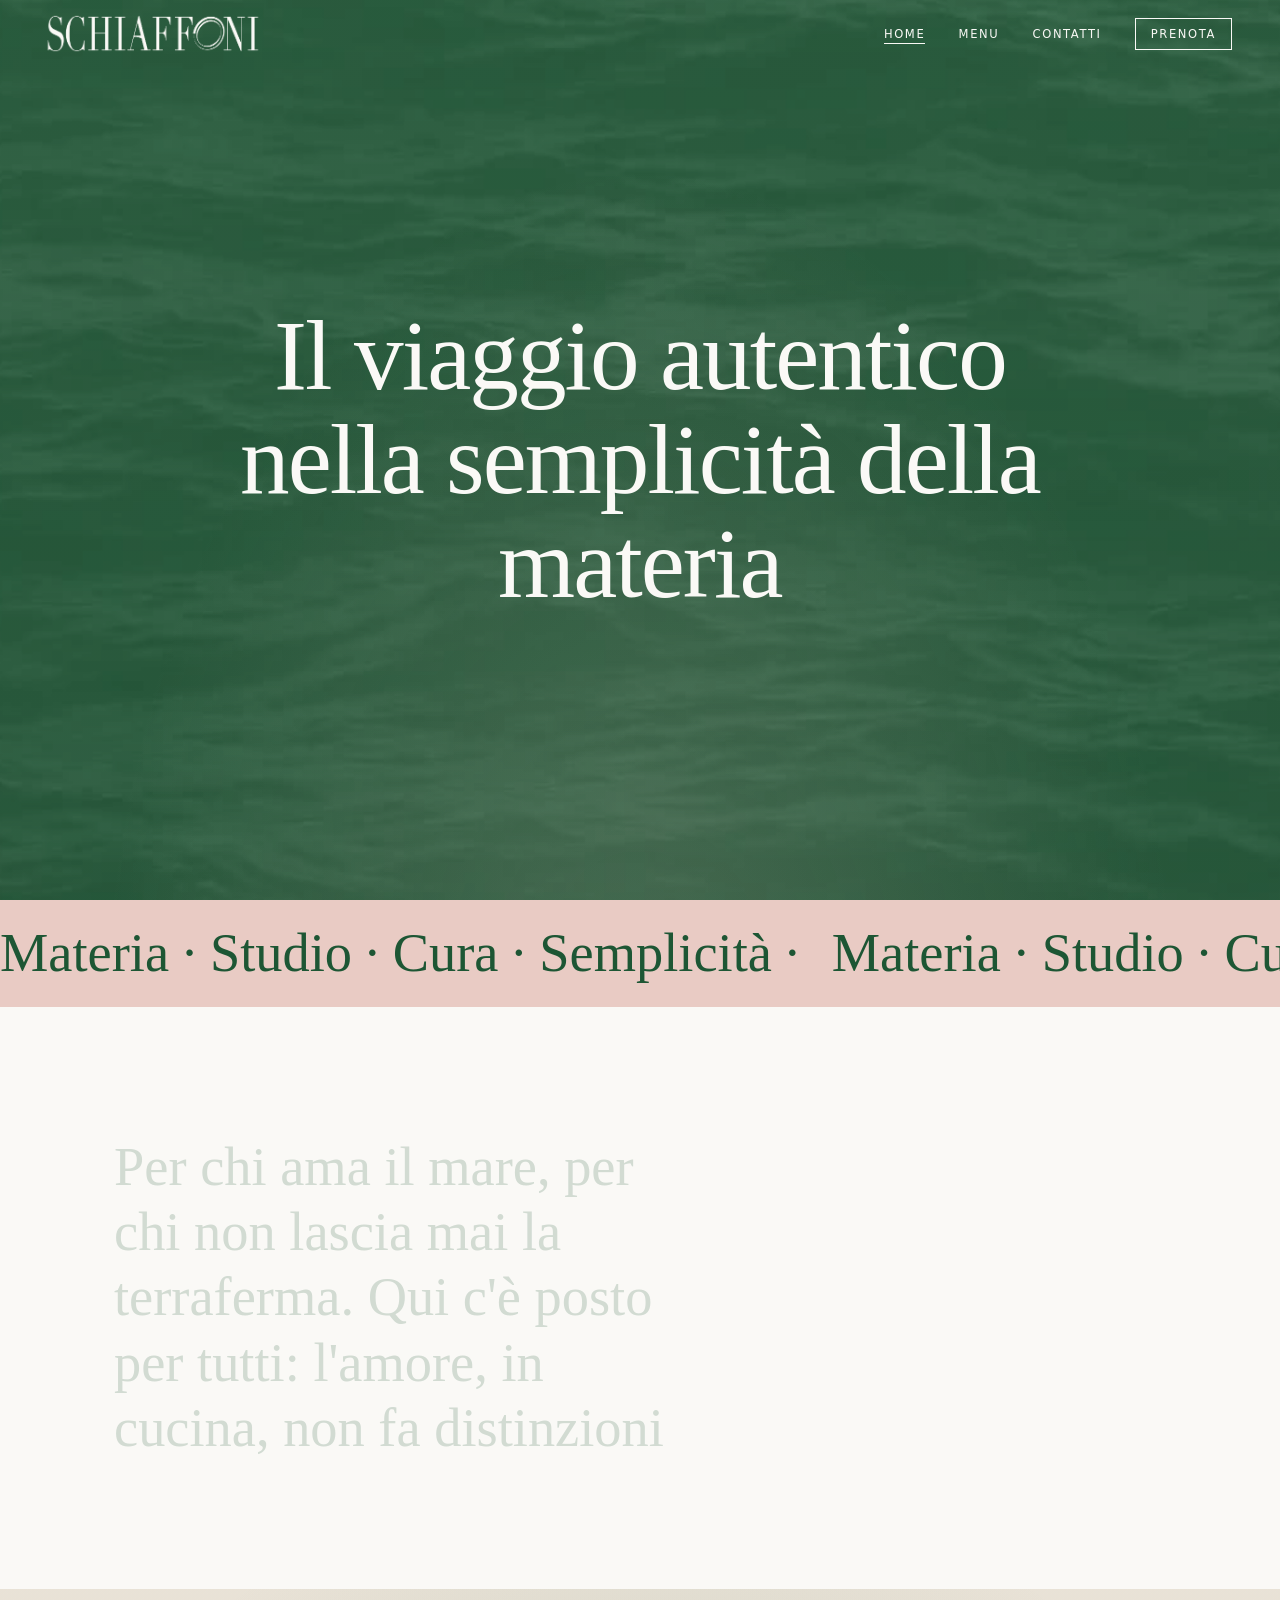
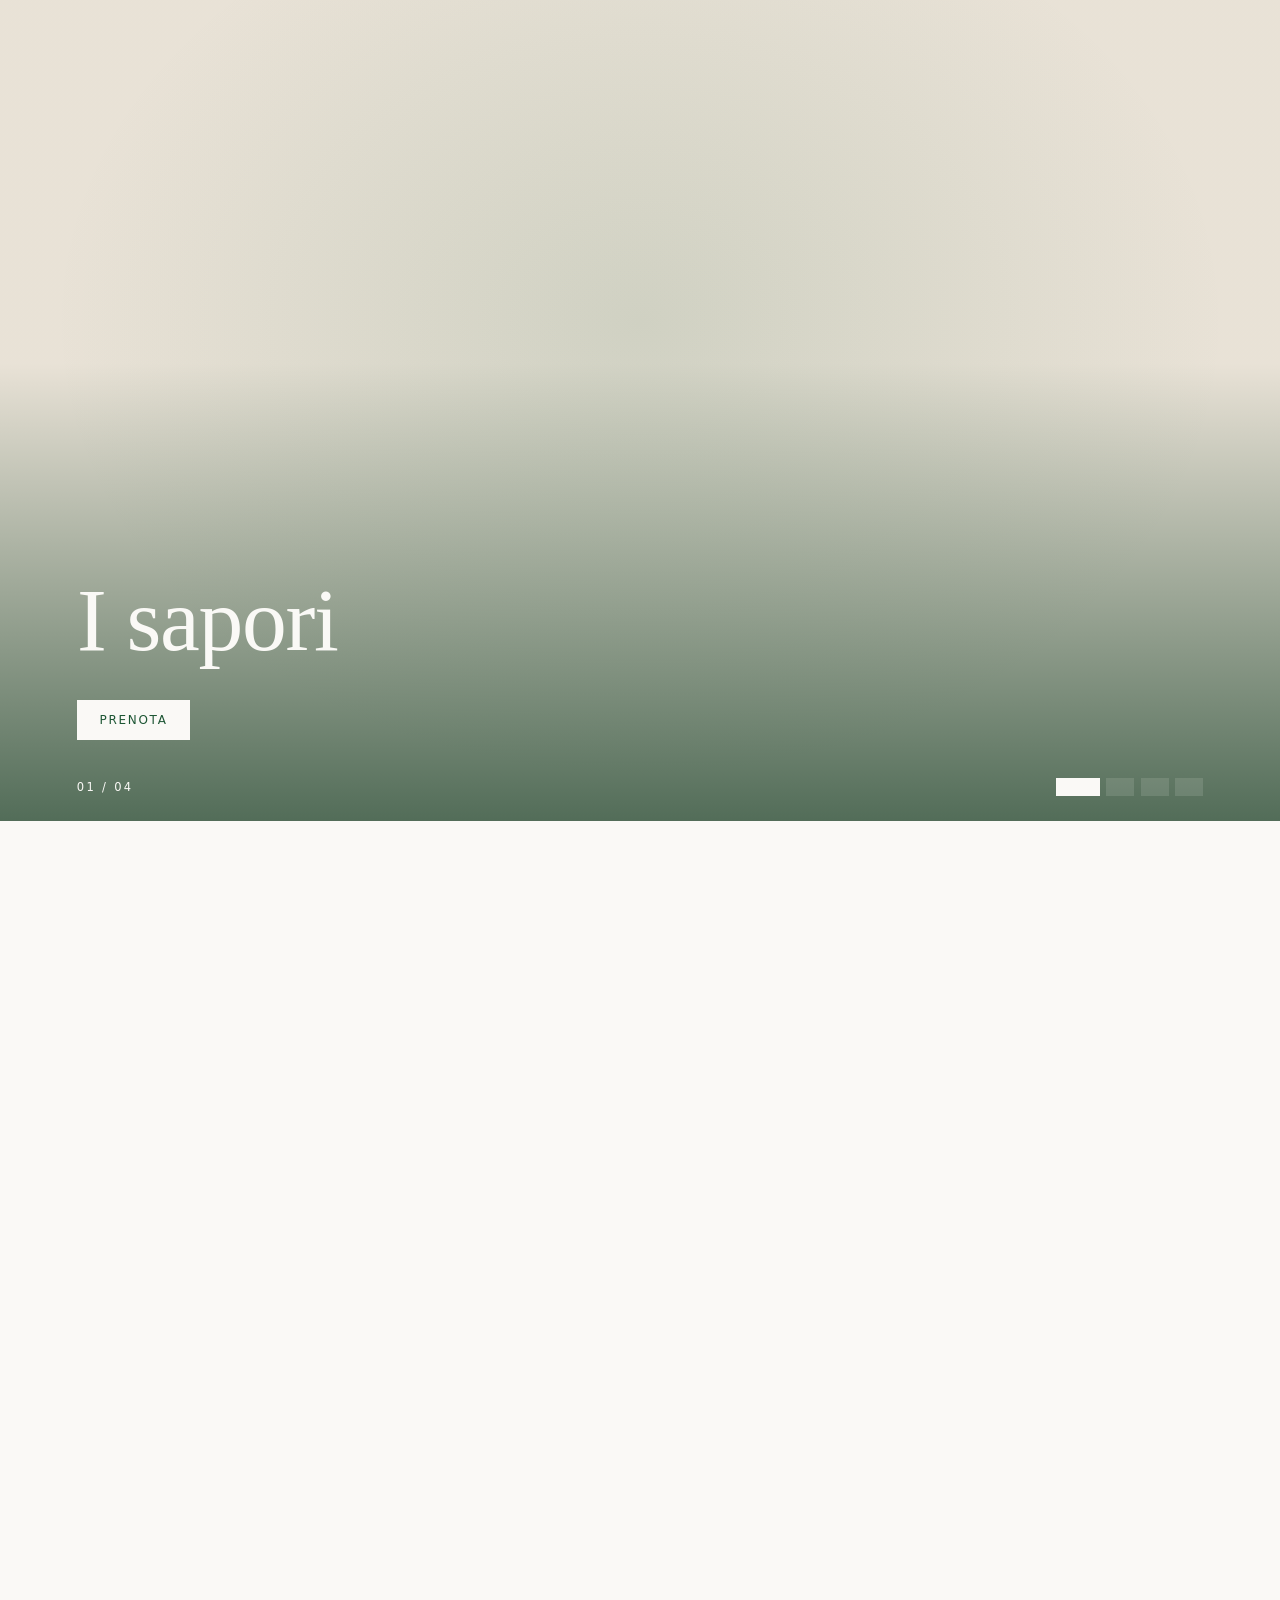
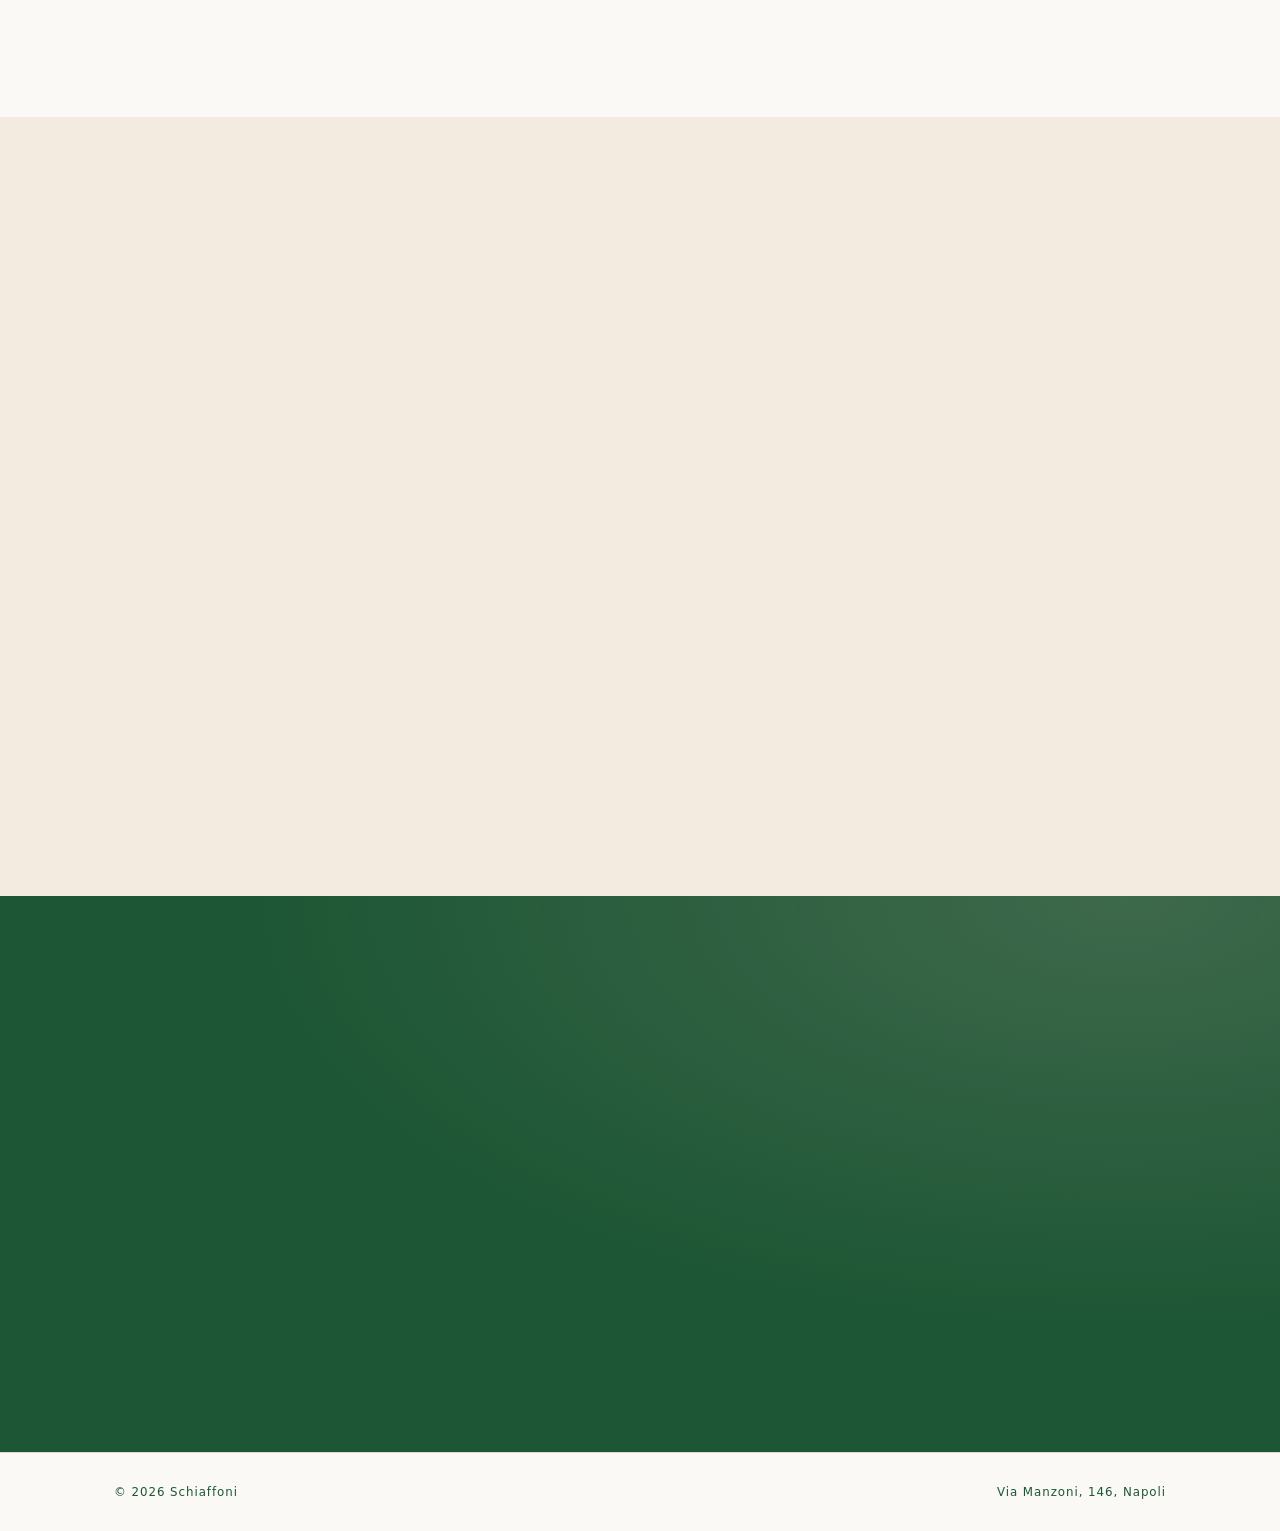
<file: index.html>
<!DOCTYPE html>
<html lang="it">
<head>
<meta charset="UTF-8">
<meta name="viewport" content="width=device-width, initial-scale=1">
<meta http-equiv="Content-Security-Policy" content="default-src 'none'; script-src 'self'; style-src 'self'; img-src 'self' data:; media-src 'self'; font-src 'self'; connect-src 'self'; base-uri 'none'; form-action 'none'">
<meta name="referrer" content="strict-origin-when-cross-origin">
<title>Schiaffoni</title>
<meta name="description" content="Schiaffoni: un nuovo modo di vivere il ristorante">
<link rel="icon" type="image/png" href="assets/icon.png">
<link rel="stylesheet" href="style.css">
<script src="foto.js" defer></script>
<script src="app.js" defer></script>
</head>
<body data-tone="light">
<header class="site-header">
  <a class="brand" href="index.html" aria-label="Schiaffoni, home"><img class="b-g" src="assets/logo.png" alt=""><img class="b-i" src="assets/logo-ivory.png" alt=""></a>
  <button class="nav-toggle" type="button" aria-expanded="false" aria-controls="main-nav" aria-label="Menu">☰</button>
</header>
<nav id="main-nav" aria-label="Principale">
  <a href="index.html" aria-current="page">Home</a>
  <a href="menu.html">Menu</a>
  <a href="contatti.html">Contatti</a>
  <a href="prenota.html" class="cta">Prenota</a>
</nav>
<main id="top">
<section class="hero" data-tone="dark">
<video autoplay muted loop playsinline poster="assets/video/poster.jpg"><source src="assets/video/hero-bg.mp4" type="video/mp4"></video>
<h1 data-split>Il viaggio autentico nella semplicità della materia</h1>
</section>
<section class="mq rs" data-tone="light" aria-hidden="true"><div class="mq-t"><span>Materia · Studio · Cura · Semplicità · </span><span>Materia · Studio · Cura · Semplicità · </span><span>Materia · Studio · Cura · Semplicità · </span><span>Materia · Studio · Cura · Semplicità · </span></div></section>
<section><div class="wrap">
<p class="st" data-words>Per chi ama il mare, per chi non lascia mai la terraferma.
Qui c'è posto per tutti: l'amore, in cucina, non fa distinzioni</p>
</div></section>
<section class="stack" data-tone="light" aria-label="Schiaffoni, in immagini"><div class="pin">
<article class="slide" data-slot="home-1"><div class="shot" data-label="Foto — la pasta"></div><div class="s-over"><h2 class="s-t">I sapori</h2><a class="btn ivb" href="prenota.html">Prenota</a></div></article>
<article class="slide" data-slot="home-2"><div class="shot" data-label="Foto — la sala"></div><div class="s-over"><h2 class="s-t">La ricerca</h2><a class="btn ivb" href="prenota.html">Prenota</a></div></article>
<article class="slide" data-slot="home-3"><div class="shot" data-label="Foto — la materia"></div><div class="s-over"><h2 class="s-t">Il gusto</h2><a class="btn ivb" href="prenota.html">Prenota</a></div></article>
<article class="slide" data-slot="home-4"><div class="shot" data-label="Foto — i dettagli"></div><div class="s-over"><h2 class="s-t">I dettagli</h2><a class="btn ivb" href="prenota.html">Prenota</a></div></article>
<div class="s-ctrl"><span class="s-count">01 / 04</span><span class="s-dots"><button type="button" aria-label="Foto 1"></button><button type="button" aria-label="Foto 2"></button><button type="button" aria-label="Foto 3"></button><button type="button" aria-label="Foto 4"></button></span></div></div></section>
<section class="idx"><div class="wrap rv">

<h2>Scopri Schiaffoni</h2>
<a class="row" href="menu.html"><span class="n">01</span><span class="t">Menu</span><span class="d">Una storia d'amore con la cucina, in cinque capitoli: la tradizione che si lascia reinventare</span><span class="arr">→</span></a>
<a class="row" href="prenota.html"><span class="n">02</span><span class="t">Prenota</span><span class="d">Compila il form per riservare il tuo tavolo</span><span class="arr">→</span></a>
<a class="row" href="contatti.html"><span class="n">03</span><span class="t">Contatti</span><span class="d">Dove siamo e come raggiungerci.</span><span class="arr">→</span></a>
</div></section>
<section class="dk ct" data-tone="dark"><div class="wrap split">
<div class="rv"><p class="eyebrow">Contatti</p><h2>Vieni a trovarci.</h2><p class="addr">Via Manzoni, 146, Napoli</p>
<a class="btn" href="https://www.google.com/maps/search/?api=1&amp;query=Via+Manzoni+146+Napoli" target="_blank" rel="noopener noreferrer">Indicazioni</a></div>
<ul class="contacts rv">
<li><span>Telefono</span><a href="tel:+390812136452">081 2136452</a></li>
<li><span>Email</span><a href="mailto:schiaffoninapoli@gmail.com">schiaffoninapoli@gmail.com</a></li>
</ul>
</div></section>
</main>
<footer><div class="wrap"><span>© 2026 Schiaffoni</span><span>Via Manzoni, 146, Napoli</span></div></footer>
</body>
</html>
</file>
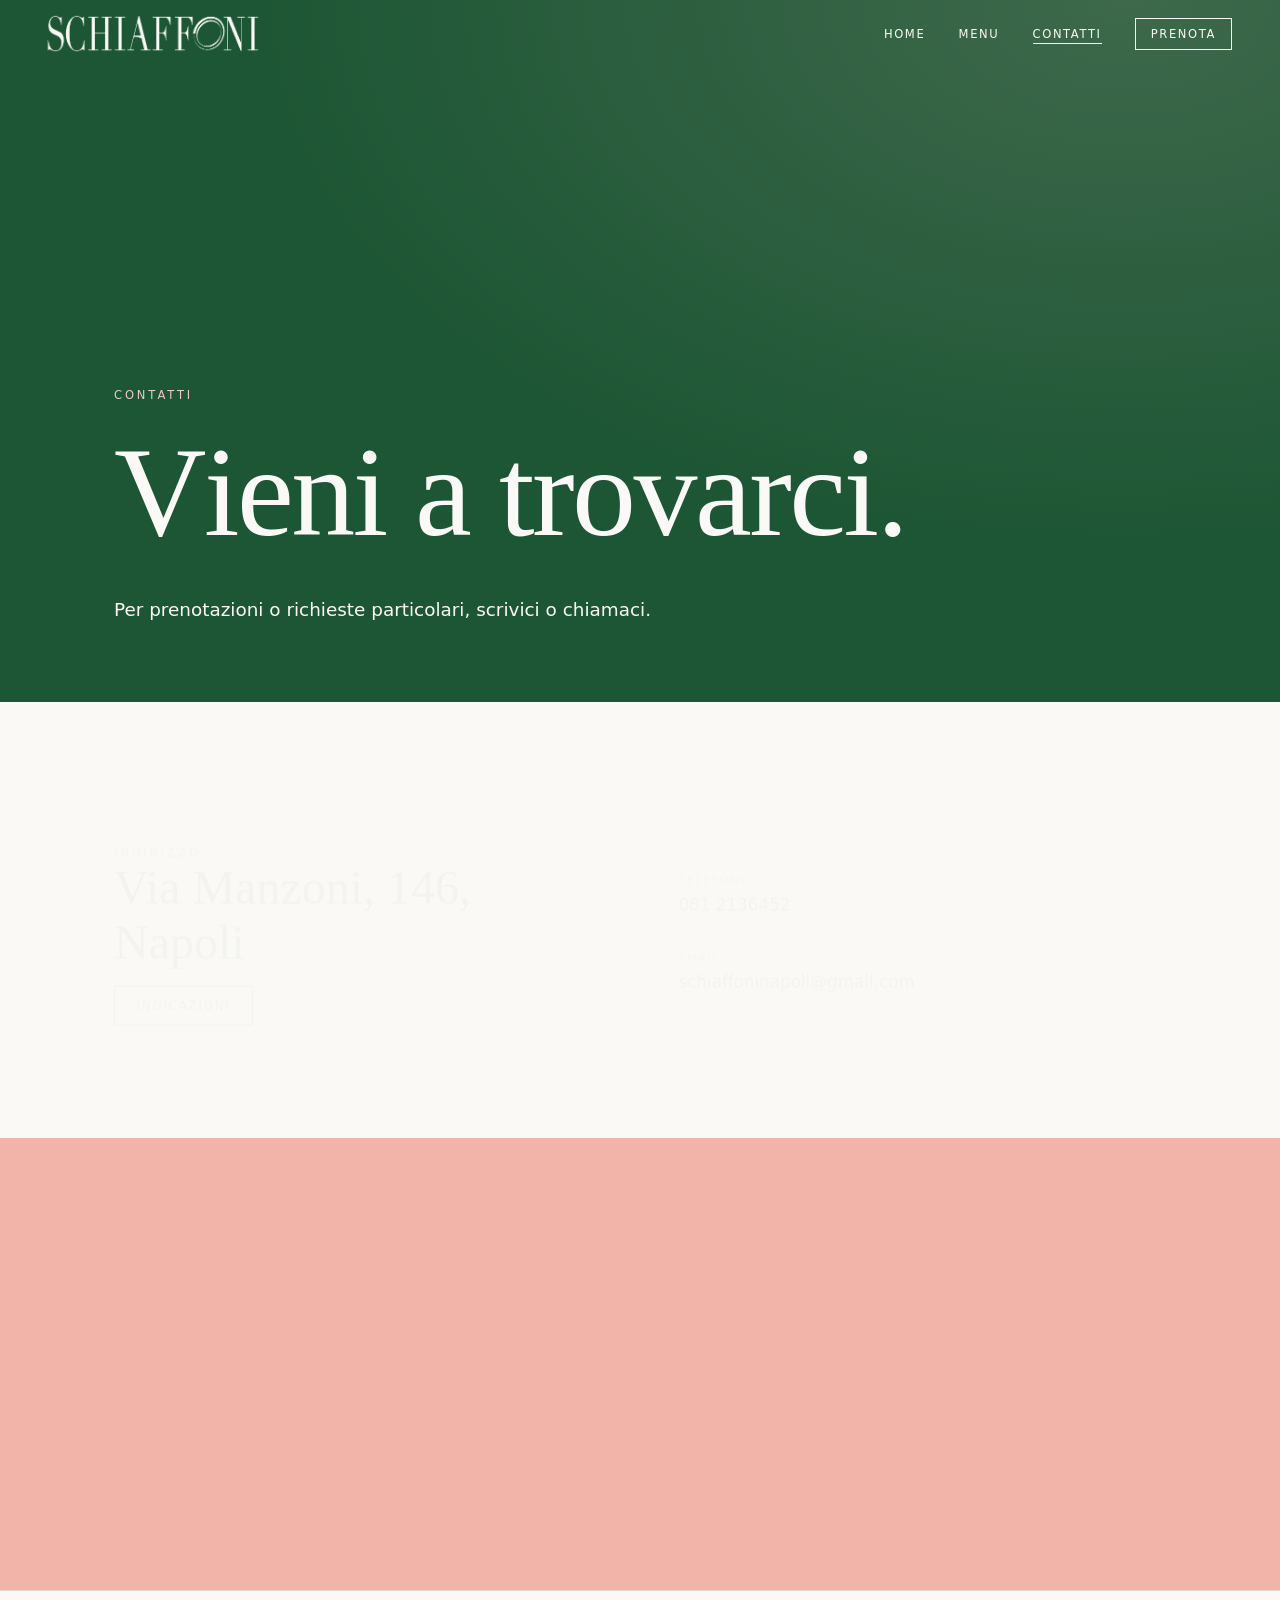
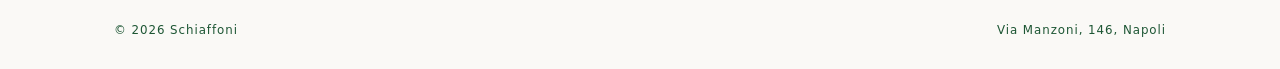
<file: contatti.html>
<!DOCTYPE html>
<html lang="it">
<head>
<meta charset="UTF-8">
<meta name="viewport" content="width=device-width, initial-scale=1">
<meta http-equiv="Content-Security-Policy" content="default-src 'none'; script-src 'self'; style-src 'self'; img-src 'self' data:; media-src 'self'; font-src 'self'; connect-src 'self'; base-uri 'none'; form-action 'none'">
<meta name="referrer" content="strict-origin-when-cross-origin">
<title>Contatti — Schiaffoni</title>
<meta name="description" content="Contatti e indirizzo di Schiaffoni, Napoli.">
<link rel="icon" type="image/png" href="assets/icon.png">
<link rel="stylesheet" href="style.css">
<script src="foto.js" defer></script>
<script src="app.js" defer></script>
</head>
<body data-tone="light">
<header class="site-header">
  <a class="brand" href="index.html" aria-label="Schiaffoni, home"><img class="b-g" src="assets/logo.png" alt=""><img class="b-i" src="assets/logo-ivory.png" alt=""></a>
  <button class="nav-toggle" type="button" aria-expanded="false" aria-controls="main-nav" aria-label="Menu">☰</button>
</header>
<nav id="main-nav" aria-label="Principale">
  <a href="index.html">Home</a>
  <a href="menu.html">Menu</a>
  <a href="contatti.html" aria-current="page">Contatti</a>
  <a href="prenota.html" class="cta">Prenota</a>
</nav>
<main id="top">
<section class="ph dk" data-tone="dark"><div class="wrap">
<p class="eyebrow">Contatti</p>
<h1 data-split>Vieni a trovarci.</h1>
<p class="lead">Per prenotazioni o richieste particolari, scrivici o chiamaci.</p>
</div></section>
<section><div class="wrap split">
<div class="rv"><p class="eyebrow">Indirizzo</p><p class="addr">Via Manzoni, 146, Napoli</p>
<a class="btn" href="https://www.google.com/maps/search/?api=1&amp;query=Via+Manzoni+146+Napoli" target="_blank" rel="noopener noreferrer">Indicazioni</a></div>
<ul class="contacts rv">
<li><span>Telefono</span><a href="tel:+390812136452">081 2136452</a></li>
<li><span>Email</span><a href="mailto:schiaffoninapoli@gmail.com">schiaffoninapoli@gmail.com</a></li>
</ul>
</div></section>
<section class="mcta rs2" data-tone="light"><div class="wrap rv"><p class="eyebrow">Prenota</p><h2>Un tavolo ti aspetta.</h2><a class="btn solid" href="prenota.html">Prenota un tavolo</a></div></section>
</main>
<footer><div class="wrap"><span>© 2026 Schiaffoni</span><span>Via Manzoni, 146, Napoli</span></div></footer>
</body>
</html>
</file>
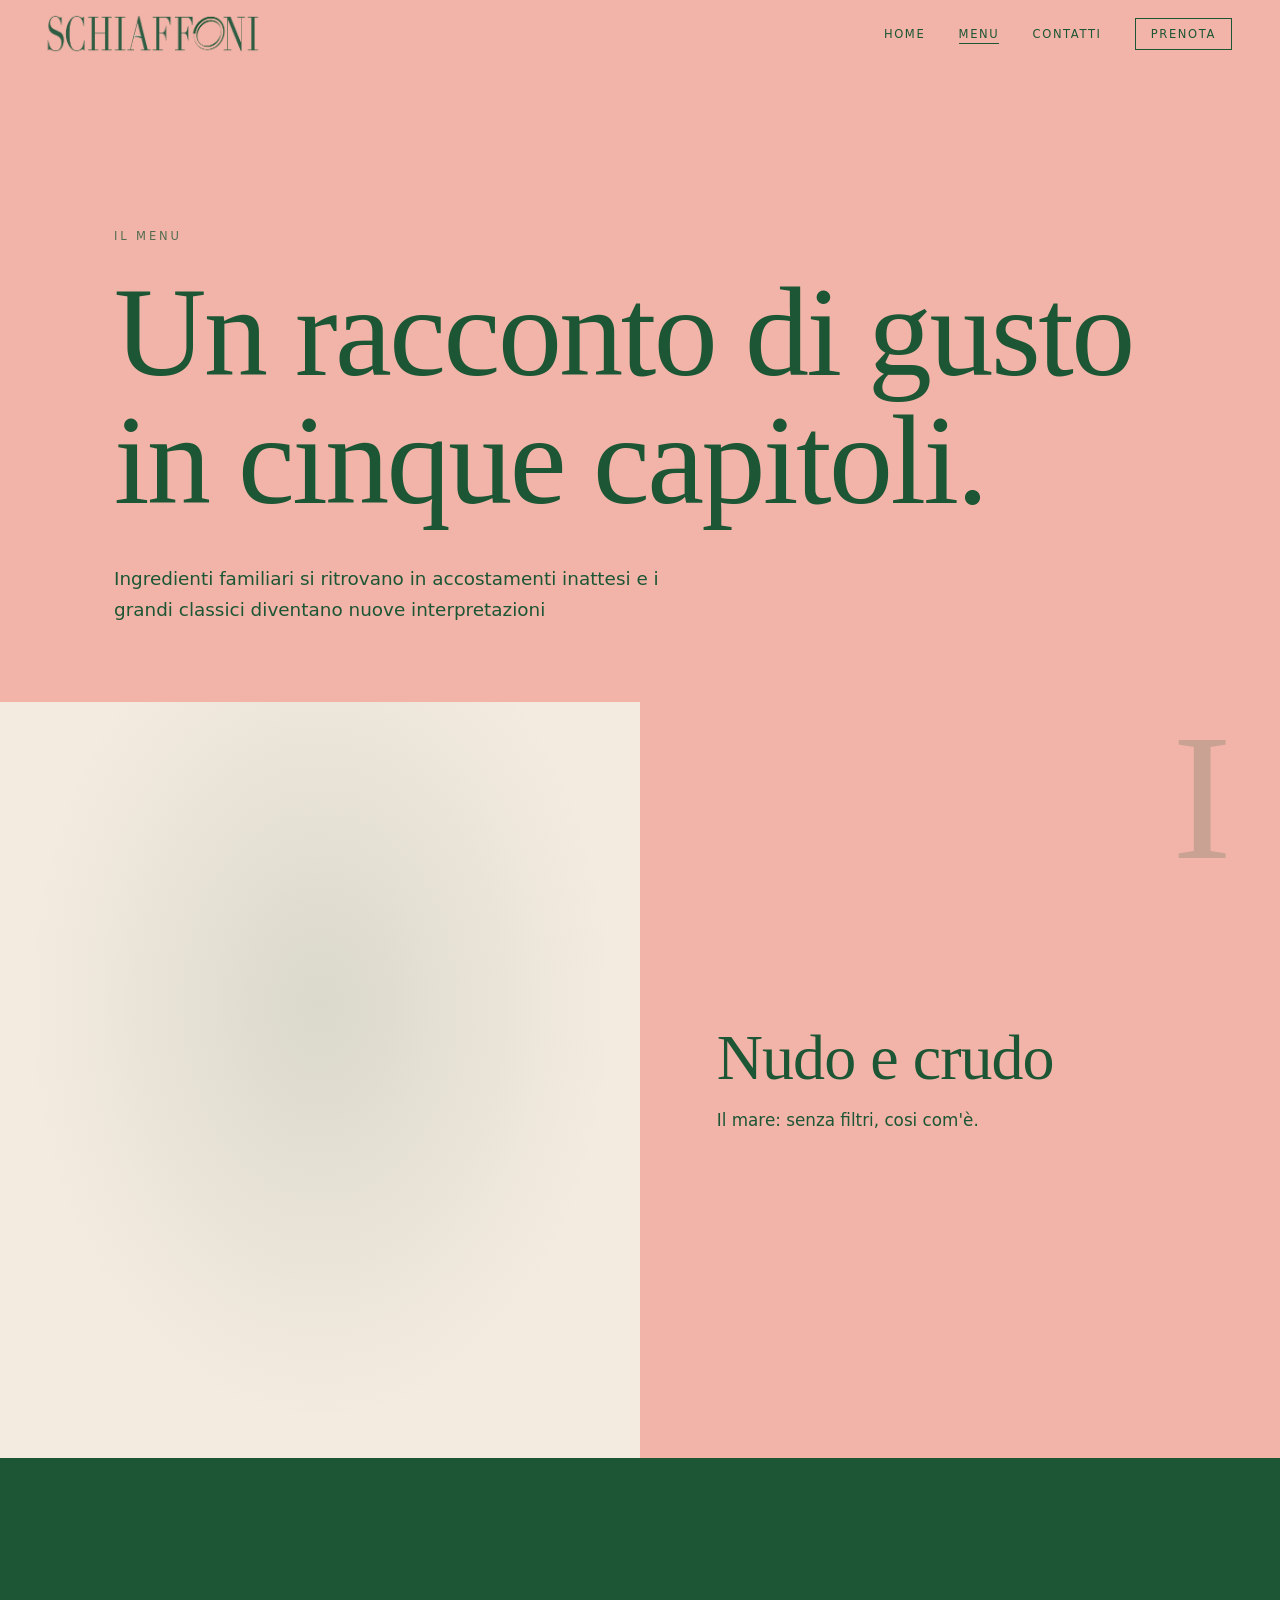
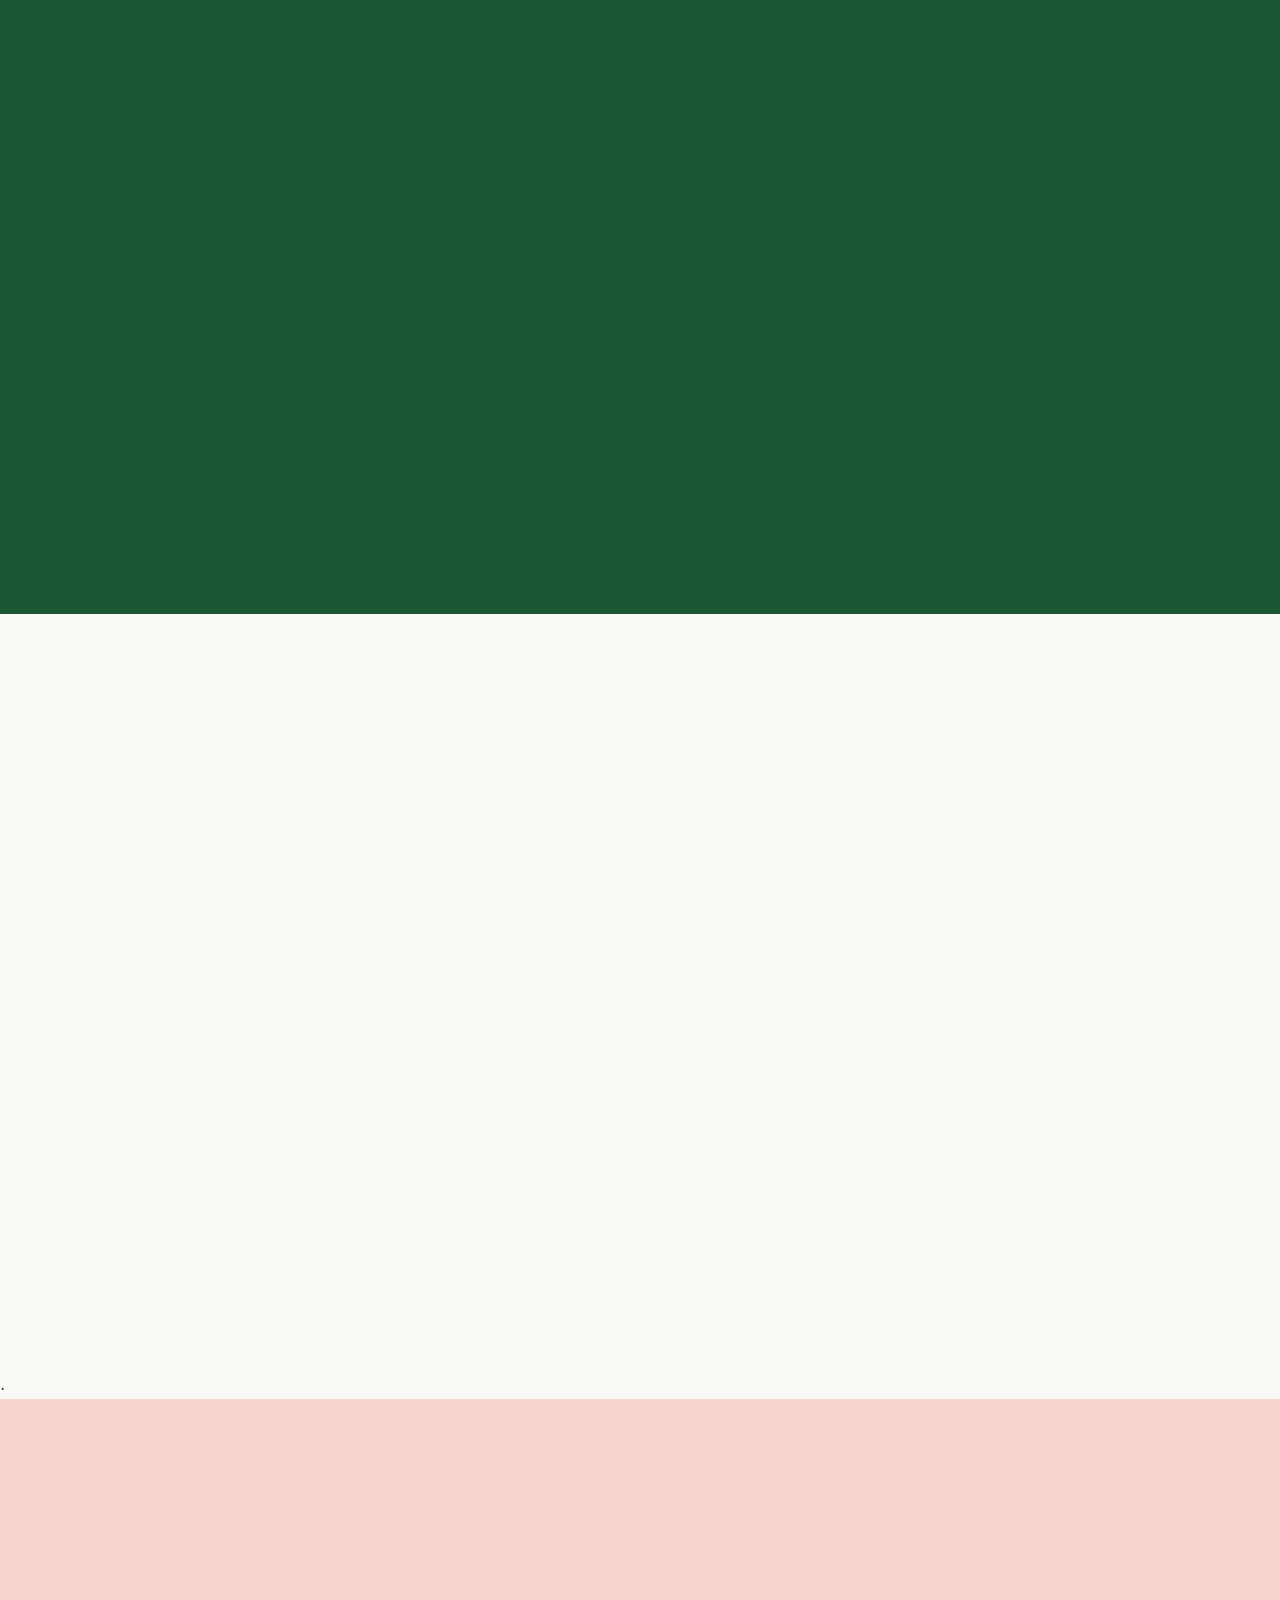
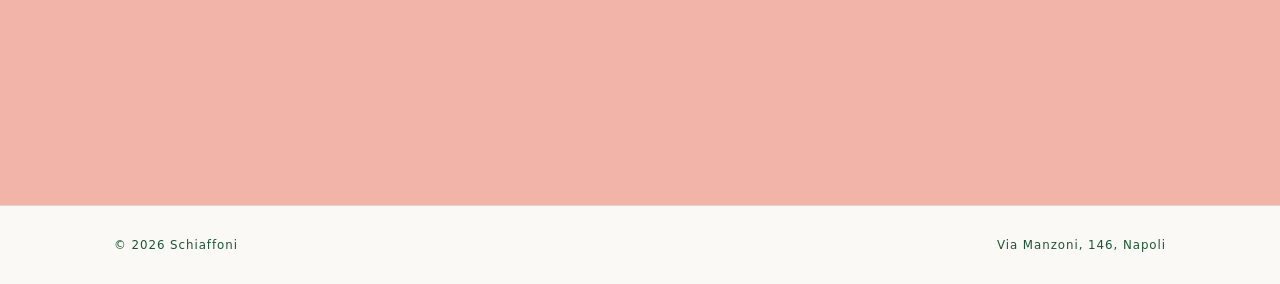
<file: menu.html>
<!DOCTYPE html>
<html lang="it">
<head>
<meta charset="UTF-8">
<meta name="viewport" content="width=device-width, initial-scale=1">
<meta http-equiv="Content-Security-Policy" content="default-src 'none'; script-src 'self'; style-src 'self'; img-src 'self' data:; media-src 'self'; font-src 'self'; connect-src 'self'; base-uri 'none'; form-action 'none'">
<meta name="referrer" content="strict-origin-when-cross-origin">
<title>Menu — Schiaffoni</title>
<meta name="description" content="Il racconto del menu di Schiaffoni.">
<link rel="icon" type="image/png" href="assets/icon.png">
<link rel="stylesheet" href="style.css">
<script src="foto.js" defer></script>
<script src="app.js" defer></script>
</head>
<body data-tone="light">
<header class="site-header">
  <a class="brand" href="index.html" aria-label="Schiaffoni, home"><img class="b-g" src="assets/logo.png" alt=""><img class="b-i" src="assets/logo-ivory.png" alt=""></a>
  <button class="nav-toggle" type="button" aria-expanded="false" aria-controls="main-nav" aria-label="Menu">☰</button>
</header>
<nav id="main-nav" aria-label="Principale">
  <a href="index.html">Home</a>
  <a href="menu.html" aria-current="page">Menu</a>
  <a href="contatti.html">Contatti</a>
  <a href="prenota.html" class="cta">Prenota</a>
</nav>
<main id="top">
<section class="ph rs2" data-tone="light"><div class="wrap">
<p class="eyebrow">Il menu</p>
<h1 data-split>Un racconto di gusto in cinque capitoli.</h1>
<p class="lead">Ingredienti familiari si ritrovano in accostamenti inattesi e i grandi classici diventano nuove interpretazioni</p>
</div></section>
<section class="mb c-r" data-tone="light"><div class="mb-p" data-slot="menu-1"><div class="shot rv" data-label="Foto — l’apertura"></div></div><div class="mb-t rv"><span class="ghost">I</span><h2>Nudo e crudo</h2><p>Il mare: senza filtri, cosi com'è. </p></div></section>
<section class="mb c-g flip" data-tone="dark"><div class="mb-p" data-slot="menu-2"><div class="shot rv" data-label="Foto — la pasta"></div></div><div class="mb-t rv"><span class="ghost">II</span><h2>Il primo incontro</h2><p>Un benvenuto dal mare e dalla terra. Le prime impressioni contano.</p></div></section>
<section class="mb c-i nop" data-tone="light"><div class="mb-t rv"><span class="ghost">III</span><h2>Al dente, e oltre</h2><p>La cottura è una cosa seria. Il resto, meno. Le ricette di famiglia riscritte con la penna di oggi.</p></div></section>.
<section class="mb c-r2 flip" data-tone="light"><div class="mb-p" data-slot="menu-3"><div class="shot rv" data-label="Foto — il dolce"></div></div><div class="mb-t rv"><span class="ghost">IV</span><h2>Dal mare alla brace</h2><p>Mare e terra si siedono allo stesso tavolo: si salpa dal Golfo </p></div></section>
<section class="mb c-g2" data-tone="dark"><div class="mb-p" data-slot="menu-4"><div class="shot rv" data-label="Foto — i vini"></div></div><div class="mb-t rv"><span class="ghost"></span><p class="eyebrow"></p><h2>Vini e abbinamenti</h2><p>Una carta essenziale, costruita insieme al percorso in cucina. In sala costruiamo un abbinamento su misura per la serata.</p></div></section>
<section class="mcta rs2" data-tone="light"><div class="wrap rv"><p class="note">Per allergie o intolleranze, segnalacelo al momento della prenotazione.</p><h2>Vivi il racconto, a tavola.</h2><a class="btn solid" href="prenota.html">Prenota un tavolo</a></div></section>
</main>
<footer><div class="wrap"><span>© 2026 Schiaffoni</span><span>Via Manzoni, 146, Napoli</span></div></footer>
</body>
</html>
</file>
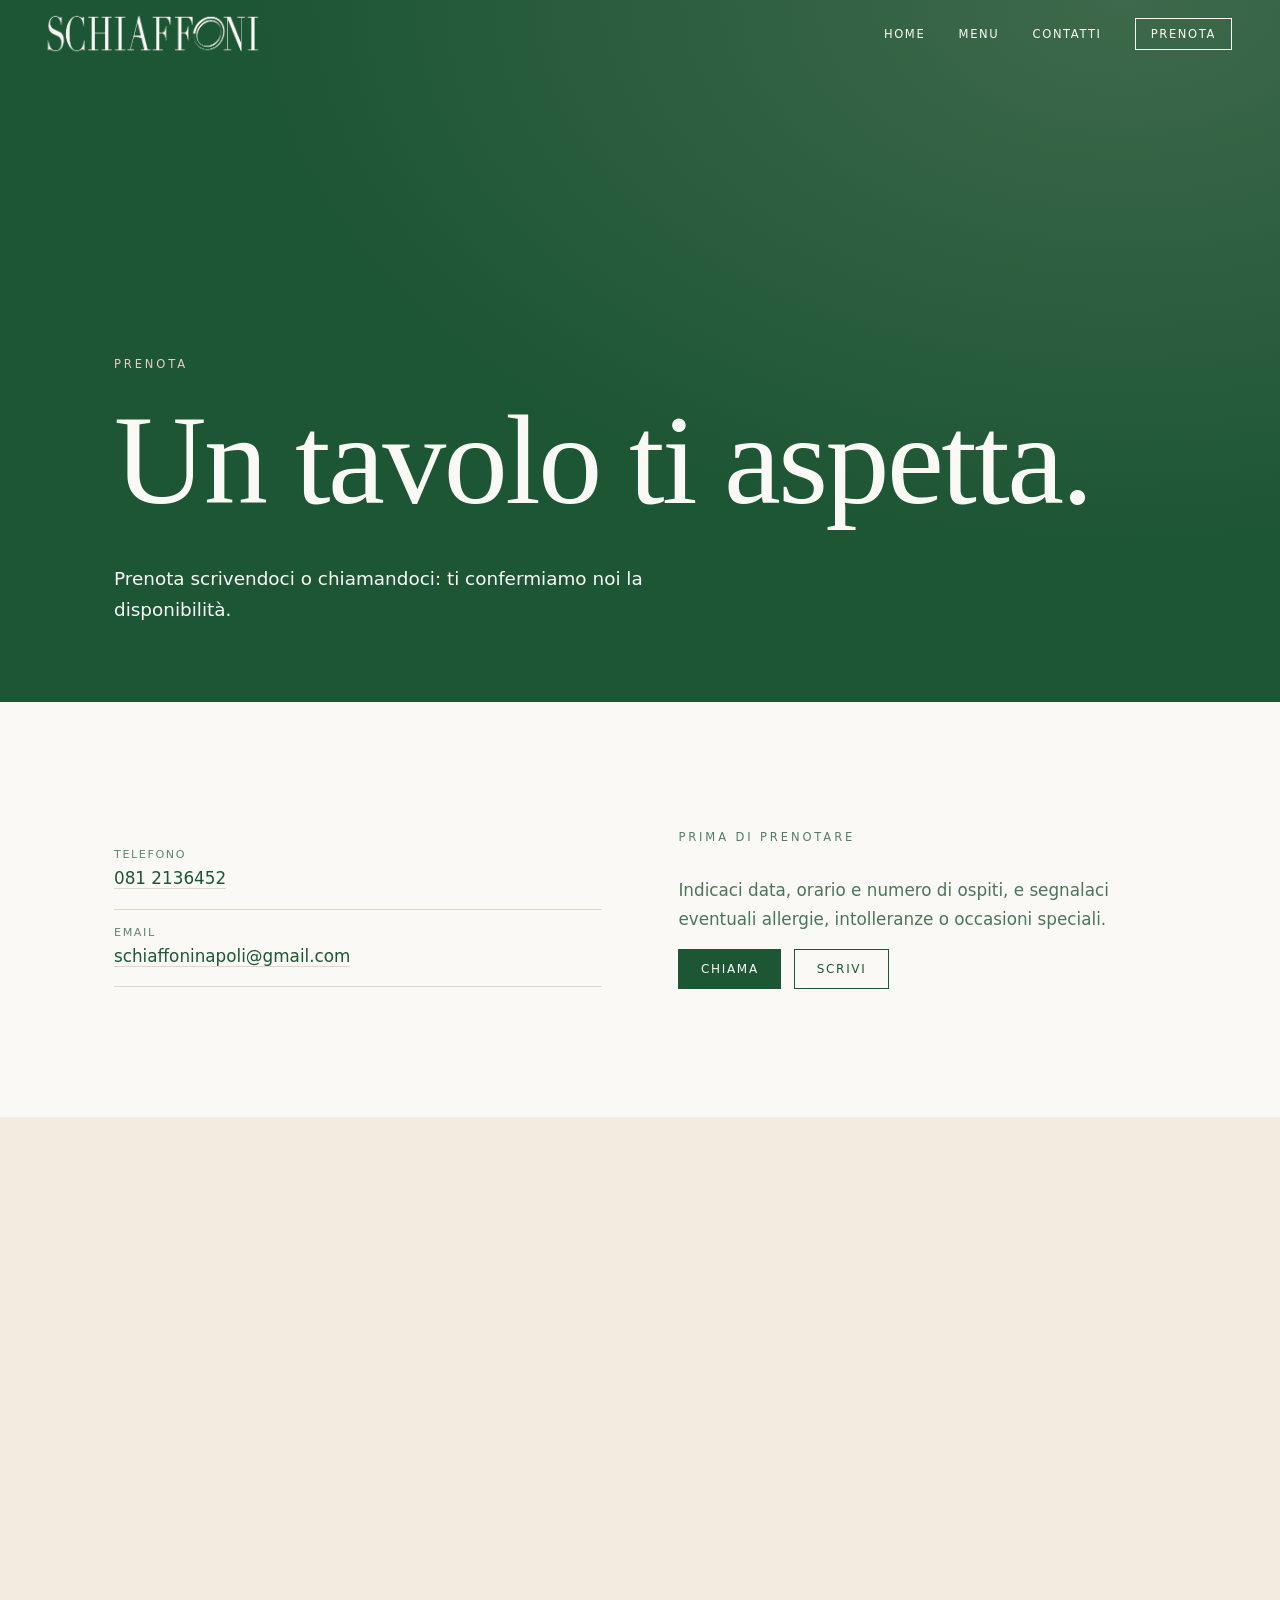
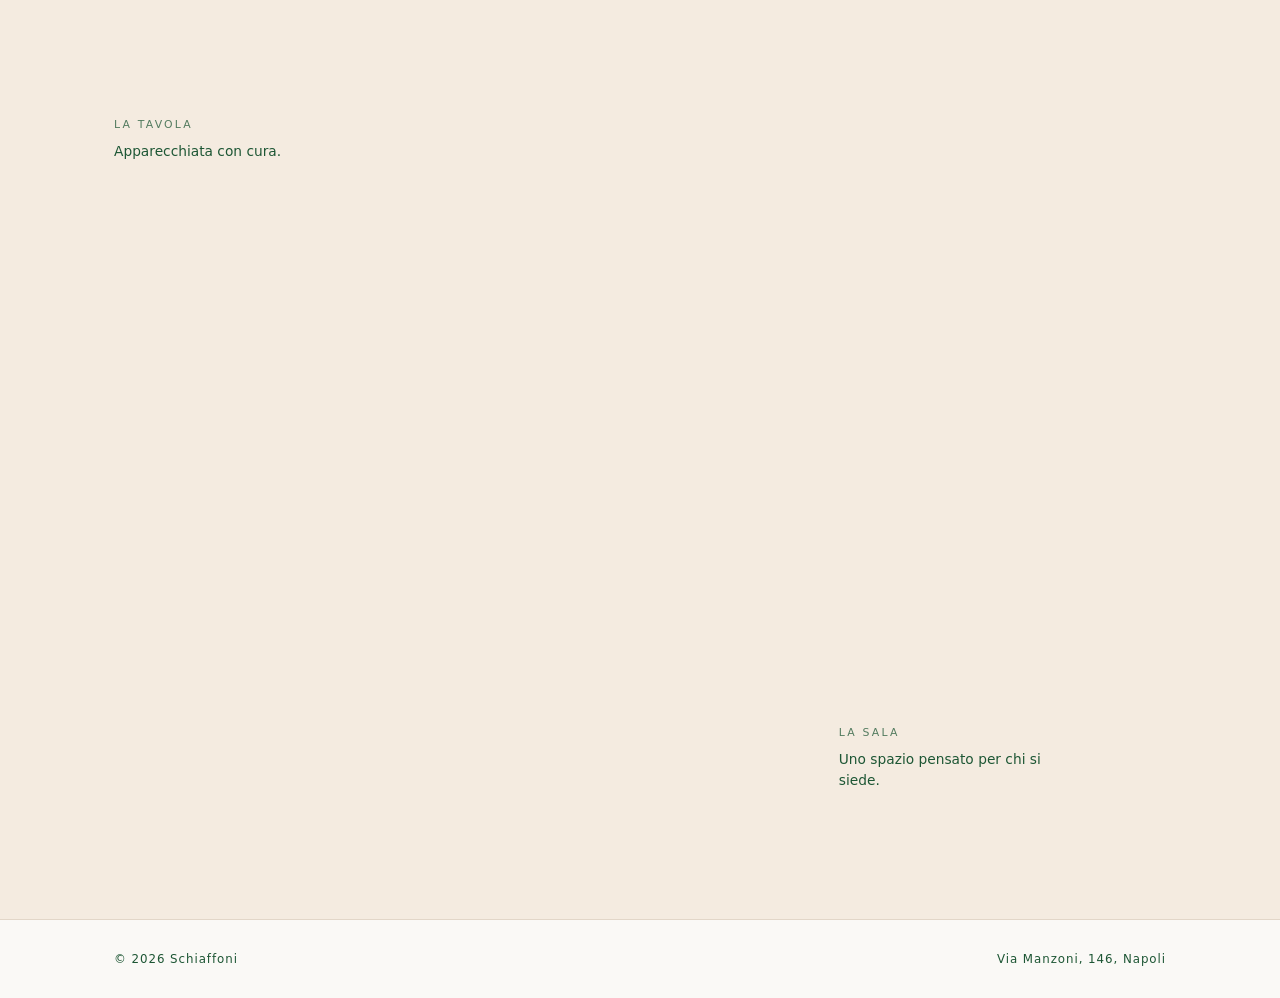
<file: prenota.html>
<!DOCTYPE html>
<html lang="it">
<head>
<meta charset="UTF-8">
<meta name="viewport" content="width=device-width, initial-scale=1">
<meta http-equiv="Content-Security-Policy" content="default-src 'none'; script-src 'self'; style-src 'self'; img-src 'self' data:; media-src 'self'; font-src 'self'; connect-src 'self'; base-uri 'none'; form-action 'none'">
<meta name="referrer" content="strict-origin-when-cross-origin">
<title>Prenota — Schiaffoni</title>
<meta name="description" content="Prenota un tavolo da Schiaffoni.">
<link rel="icon" type="image/png" href="assets/icon.png">
<link rel="stylesheet" href="style.css">
<script src="foto.js" defer></script>
<script src="app.js" defer></script>
</head>
<body data-tone="light">
<header class="site-header">
  <a class="brand" href="index.html" aria-label="Schiaffoni, home"><img class="b-g" src="assets/logo.png" alt=""><img class="b-i" src="assets/logo-ivory.png" alt=""></a>
  <button class="nav-toggle" type="button" aria-expanded="false" aria-controls="main-nav" aria-label="Menu">☰</button>
</header>
<nav id="main-nav" aria-label="Principale">
  <a href="index.html">Home</a>
  <a href="menu.html">Menu</a>
  <a href="contatti.html">Contatti</a>
  <a href="prenota.html" class="cta" aria-current="page">Prenota</a>
</nav>
<main id="top">
<section class="ph dk" data-tone="dark"><div class="wrap">
<p class="eyebrow">Prenota</p>
<h1 data-split>Un tavolo ti aspetta.</h1>
<p class="lead">Prenota scrivendoci o chiamandoci: ti confermiamo noi la disponibilità.</p>
</div></section>
<section><div class="wrap split">
<ul class="contacts rv">
<li><span>Telefono</span><a href="tel:+390812136452">081 2136452</a></li>
<li><span>Email</span><a href="mailto:schiaffoninapoli@gmail.com">schiaffoninapoli@gmail.com</a></li>
</ul>
<div class="rv"><p class="eyebrow">Prima di prenotare</p>
<p class="note">Indicaci data, orario e numero di ospiti, e segnalaci eventuali allergie, intolleranze o occasioni speciali.</p>
<a class="btn solid" href="tel:+390812136452">Chiama</a><a class="btn" href="mailto:schiaffoninapoli@gmail.com">Scrivi</a></div>
</div></section>
<section class=alt><div class="wrap gal">
<figure class="fx fx-b" data-slot="prenota-1"><div class="shot rv" data-label="Foto — la tavola"></div><figcaption class="cap"><b>La tavola</b><span>Apparecchiata con cura.</span></figcaption></figure>
<figure class="fx fx-a" data-slot="prenota-2"><div class="shot rv" data-label="Foto — la sala"></div><figcaption class="cap"><b>La sala</b><span>Uno spazio pensato per chi si siede.</span></figcaption></figure>
</div></section>
</main>
<footer><div class="wrap"><span>© 2026 Schiaffoni</span><span>Via Manzoni, 146, Napoli</span></div></footer>
</body>
</html>
</file>
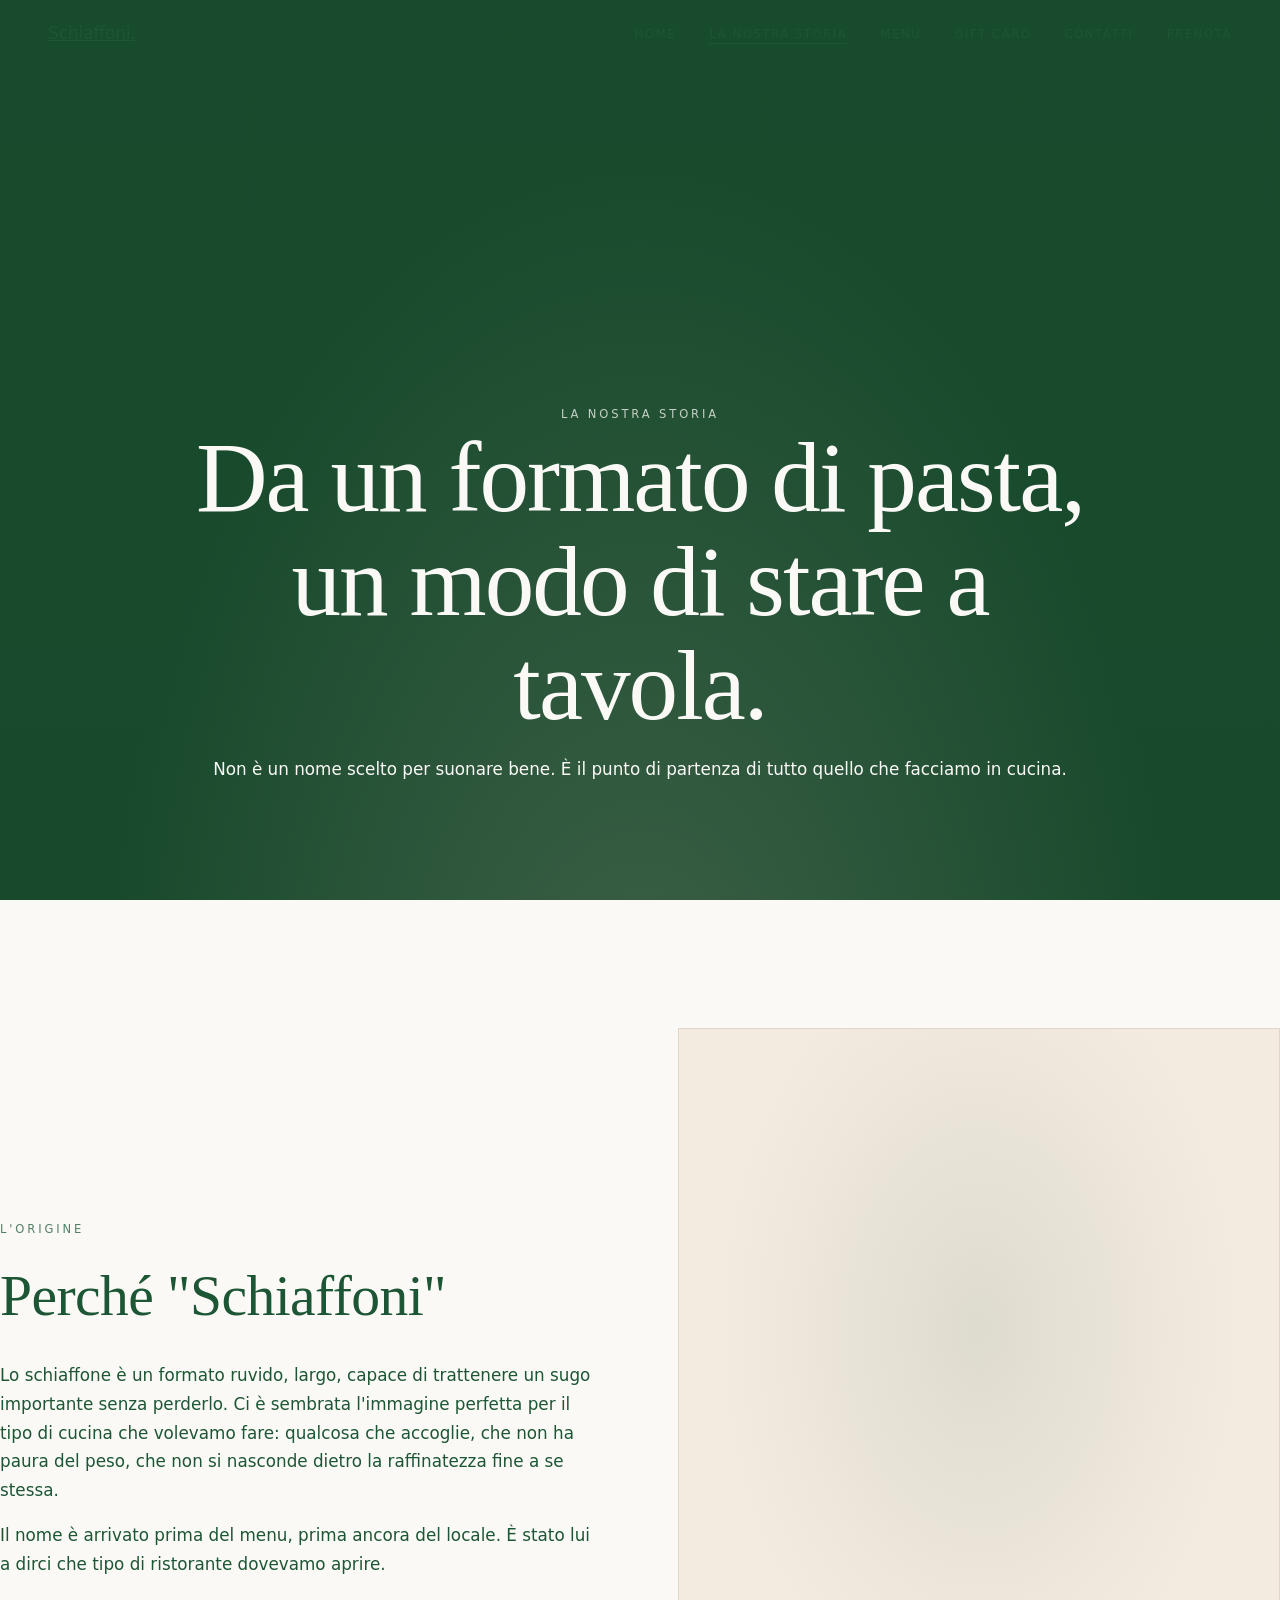
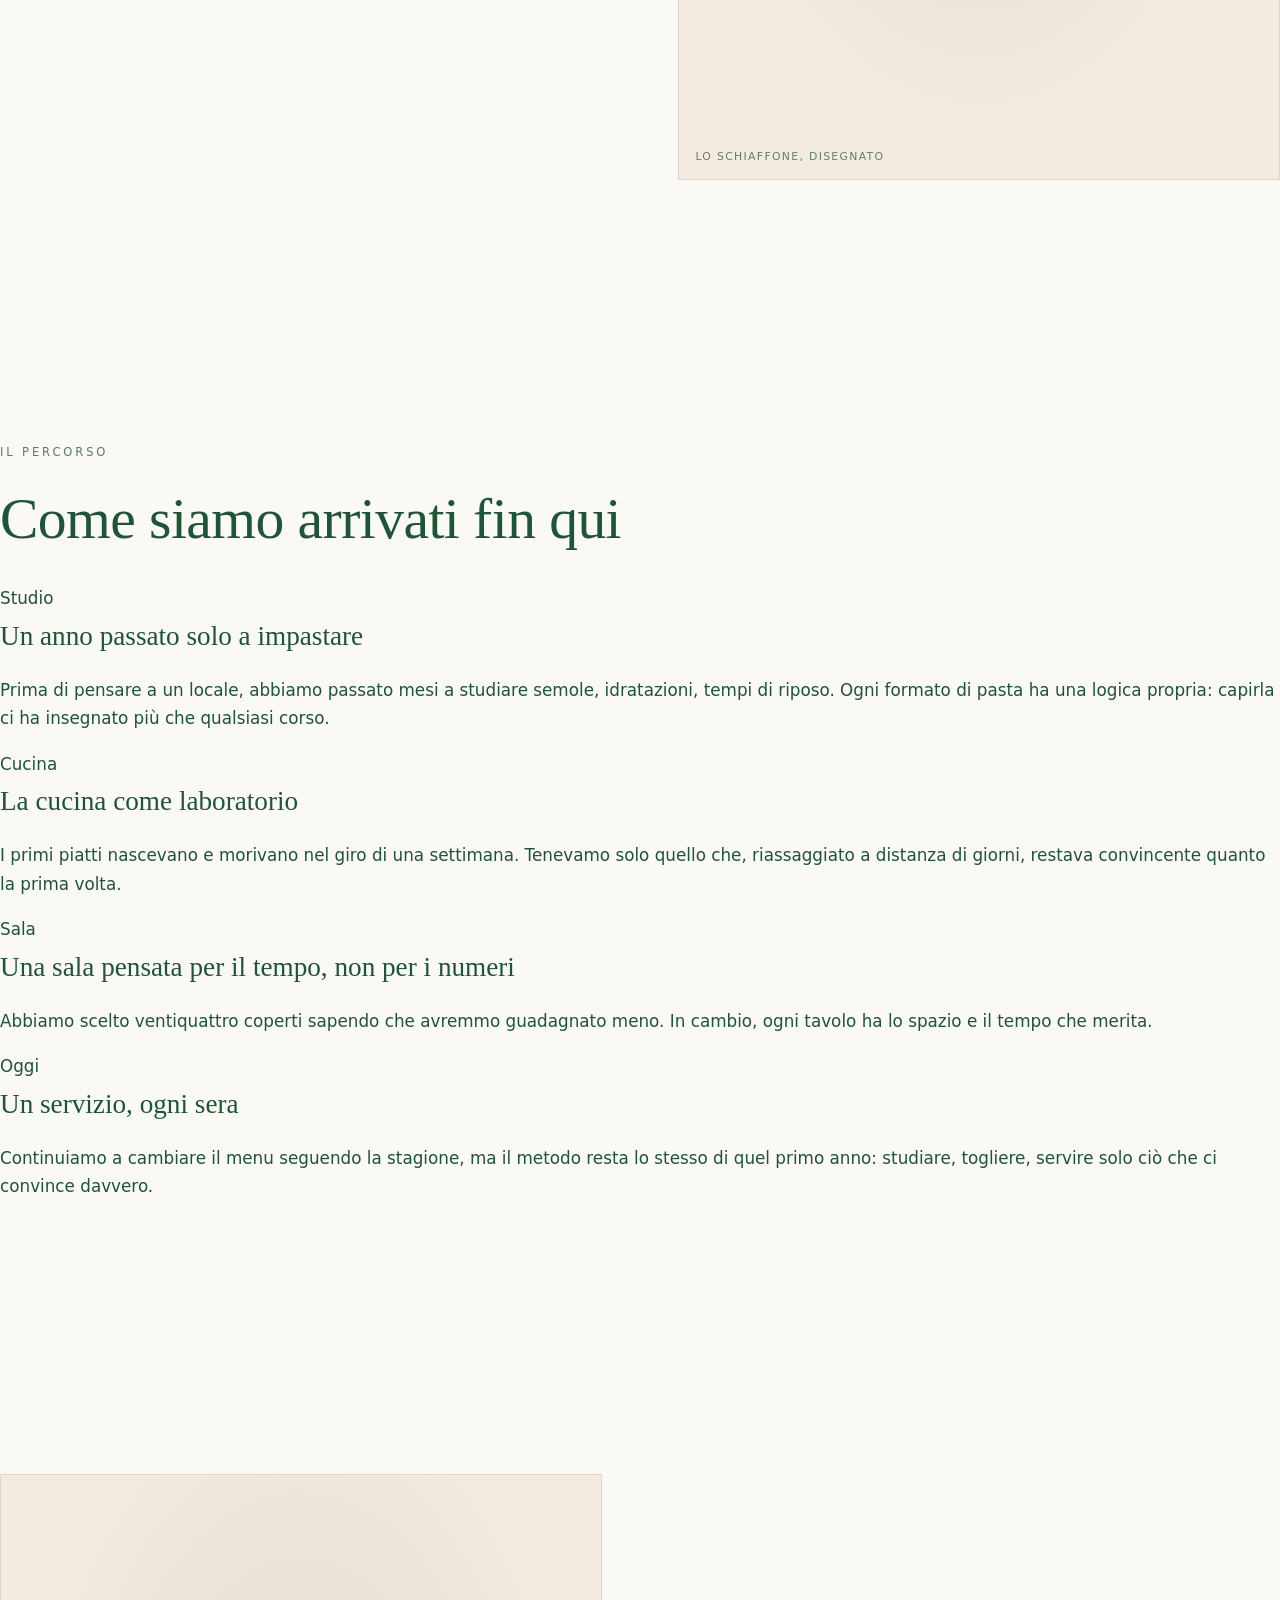
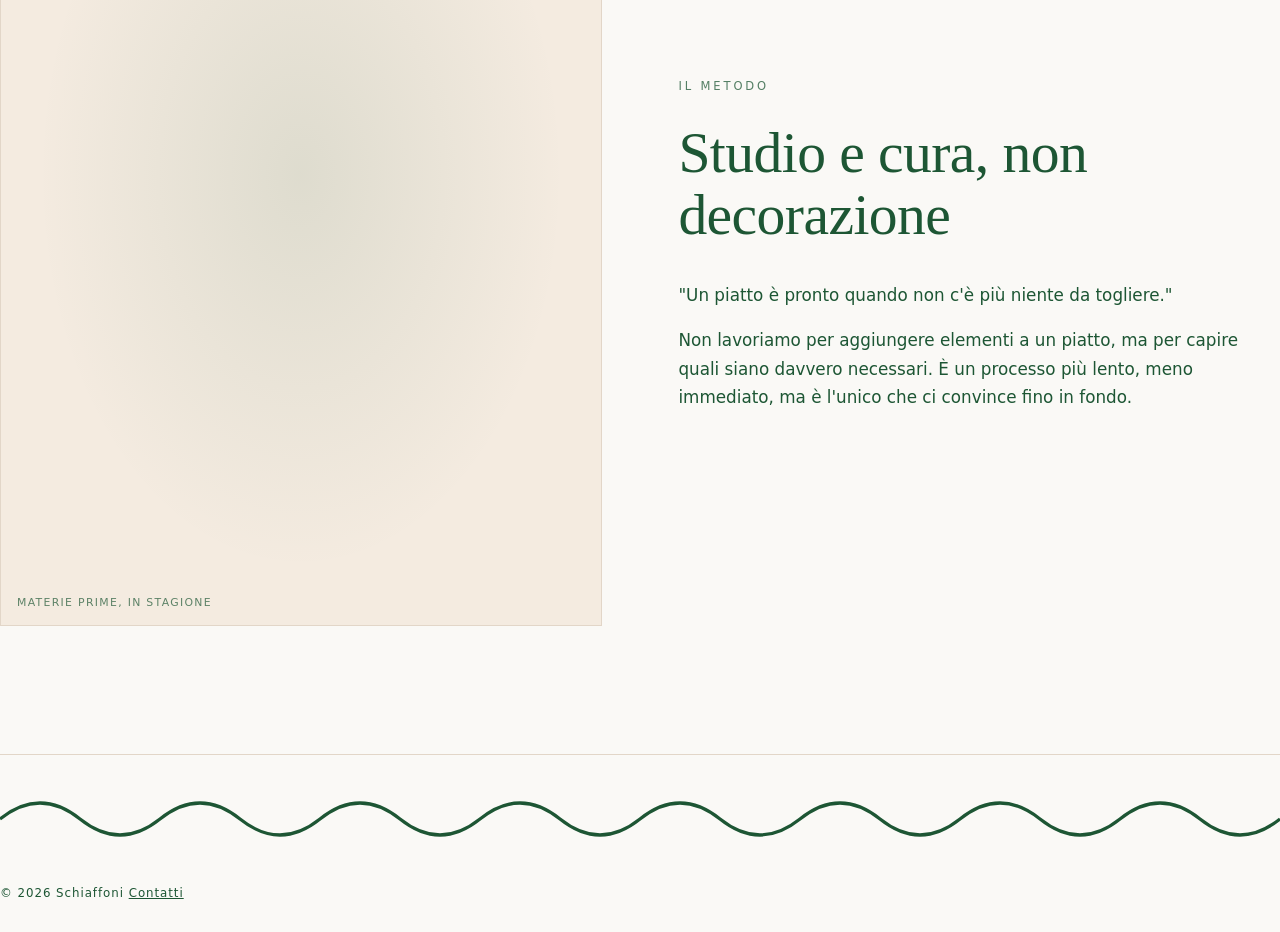
<file: storia.html>
<!DOCTYPE html>
<html lang="it">
<head>
<meta charset="UTF-8">
<meta name="viewport" content="width=device-width, initial-scale=1.0">
<title>La nostra storia — Schiaffoni</title>
<link rel="stylesheet" href="style.css">
</head>
<body>

<header class="site-header">
  <div class="container">
    <a href="index.html" class="wordmark">Schiaffoni<span>.</span></a>
    <button class="nav-toggle" aria-expanded="false" aria-controls="main-nav" onclick="const n=document.getElementById('main-nav'); const open=n.classList.toggle('open'); this.setAttribute('aria-expanded', open);">☰</button>
    <nav class="main-nav" id="main-nav">
      <a href="index.html">Home</a>
      <a href="storia.html" aria-current="page">La nostra storia</a>
      <a href="menu.html">Menu</a>
      <a href="giftcard.html">Gift Card</a>
      <a href="contatti.html">Contatti</a>
      <a href="prenota.html" class="nav-cta">Prenota</a>
    </nav>
  </div>
</header>

<main>

  <section class="hero" style="padding-bottom: var(--space-4);">
    <div class="hero-grain" aria-hidden="true"></div>
    <div class="container">
      <span class="eyebrow">La nostra storia</span>
      <h1>Da un formato di pasta, un modo di stare a tavola.</h1>
      <p class="hero-lede">Non è un nome scelto per suonare bene. È il punto di partenza di tutto quello che facciamo in cucina.</p>
    </div>
  </section>

  <section>
    <div class="container">
      <div class="split">
        <div>
          <span class="eyebrow">L'origine</span>
          <h2>Perché "Schiaffoni"</h2>
          <p>Lo schiaffone è un formato ruvido, largo, capace di trattenere un sugo importante senza perderlo. Ci è sembrata l'immagine perfetta per il tipo di cucina che volevamo fare: qualcosa che accoglie, che non ha paura del peso, che non si nasconde dietro la raffinatezza fine a se stessa.</p>
          <p>Il nome è arrivato prima del menu, prima ancora del locale. È stato lui a dirci che tipo di ristorante dovevamo aprire.</p>
        </div>
        <div class="split-media">
          <div class="plate" data-label="Lo schiaffone, disegnato"></div>
        </div>
      </div>
    </div>
  </section>

  <section>
    <div class="container">
      <div class="section-head">
        <span class="eyebrow">Il percorso</span>
        <h2>Come siamo arrivati fin qui</h2>
      </div>
      <div class="timeline">
        <div class="timeline-row">
          <time>Studio</time>
          <div>
            <h3>Un anno passato solo a impastare</h3>
            <p>Prima di pensare a un locale, abbiamo passato mesi a studiare semole, idratazioni, tempi di riposo. Ogni formato di pasta ha una logica propria: capirla ci ha insegnato più che qualsiasi corso.</p>
          </div>
        </div>
        <div class="timeline-row">
          <time>Cucina</time>
          <div>
            <h3>La cucina come laboratorio</h3>
            <p>I primi piatti nascevano e morivano nel giro di una settimana. Tenevamo solo quello che, riassaggiato a distanza di giorni, restava convincente quanto la prima volta.</p>
          </div>
        </div>
        <div class="timeline-row">
          <time>Sala</time>
          <div>
            <h3>Una sala pensata per il tempo, non per i numeri</h3>
            <p>Abbiamo scelto ventiquattro coperti sapendo che avremmo guadagnato meno. In cambio, ogni tavolo ha lo spazio e il tempo che merita.</p>
          </div>
        </div>
        <div class="timeline-row">
          <time>Oggi</time>
          <div>
            <h3>Un servizio, ogni sera</h3>
            <p>Continuiamo a cambiare il menu seguendo la stagione, ma il metodo resta lo stesso di quel primo anno: studiare, togliere, servire solo ciò che ci convince davvero.</p>
          </div>
        </div>
      </div>
    </div>
  </section>

  <section>
    <div class="container">
      <div class="split reverse">
        <div class="split-media">
          <div class="plate" data-label="Materie prime, in stagione"></div>
        </div>
        <div>
          <span class="eyebrow">Il metodo</span>
          <h2>Studio e cura, non decorazione</h2>
          <p class="pull-quote">"Un piatto è pronto quando non c'è più niente da togliere."</p>
          <p>Non lavoriamo per aggiungere elementi a un piatto, ma per capire quali siano davvero necessari. È un processo più lento, meno immediato, ma è l'unico che ci convince fino in fondo.</p>
        </div>
      </div>
    </div>
  </section>

</main>

<footer class="site-footer">
  <div class="container">
    <svg class="ridge-divider" viewBox="0 0 400 20" preserveAspectRatio="none" aria-hidden="true" style="margin-bottom: 2rem;">
      <path d="M0 10 Q 12.5 0, 25 10 T 50 10 T 75 10 T 100 10 T 125 10 T 150 10 T 175 10 T 200 10 T 225 10 T 250 10 T 275 10 T 300 10 T 325 10 T 350 10 T 375 10 T 400 10" fill="none" stroke="currentColor" stroke-width="1"/>
    </svg>
    <div class="footer-row">
      <span>© 2026 Schiaffoni</span>
      <span><a href="contatti.html">Contatti</a></span>
    </div>
  </div>
</footer>

</body>
</html>
</file>
<file: style.css>
:root{--green:#1d5634;--ivory:#faf9f6;--ivory2:#f1eee5;--line:#dcd7cc;--hh:68px;
--didot:"Didot","Bodoni MT","Bodoni 72","Playfair Display",Georgia,"Times New Roman",serif;
--avenir:"Avenir Next","Avenir","Avenir Next LT Pro","Nunito Sans","Segoe UI",system-ui,sans-serif}
*{box-sizing:border-box}
html{scroll-behavior:smooth;scroll-padding-top:var(--hh)}
body{--fg:var(--green);--bgc:var(--ivory);margin:0;background:var(--ivory);color:var(--green);font:1.05rem/1.7 var(--avenir)}
body[data-tone=dark]{--fg:var(--ivory);--bgc:var(--green)}
body.lock{overflow:hidden}
body.lock[data-tone]{--fg:var(--ivory);--bgc:var(--green)}
img,video{max-width:100%}a{color:inherit}
.wrap{max-width:1100px;margin:0 auto;padding:0 1.5rem}
section{padding:clamp(4rem,10vw,8rem) 0}
.alt{background:var(--ivory2)}
.dk{background:var(--green);color:var(--ivory)}
.eyebrow{font:500 .72rem var(--avenir);letter-spacing:.25em;text-transform:uppercase;opacity:.75;margin:0}
h1,h2,h3{font-family:var(--didot);font-weight:400}
h2{font-size:clamp(2rem,5vw,3.6rem);line-height:1.08;letter-spacing:-.01em;margin:.4em 0 .6em}
h3{font-size:1.7rem;margin:0 0 .3em}
.center{text-align:center;max-width:720px}
.split{display:grid;grid-template-columns:1fr 1fr;gap:clamp(2rem,6vw,5rem);align-items:center}
.split.rev>:first-child{order:2}
.btn{display:inline-block;margin-top:1rem;font:500 .75rem var(--avenir);letter-spacing:.14em;text-transform:uppercase;text-decoration:none;border:1px solid currentColor;padding:1em 1.8em;transition:background .25s,color .25s}
.btn:hover,.btn.solid{background:var(--green);color:var(--ivory);border-color:var(--green)}
.btn.solid:hover{background:transparent;color:var(--green)}
.dk .btn{border-color:var(--ivory)}
.dk .btn:hover,.dk .btn.solid{background:var(--ivory);color:var(--green)}
.dk .btn.solid:hover{background:transparent;color:var(--ivory)}

.site-header{position:fixed;inset:0 0 auto 0;height:var(--hh);display:flex;align-items:center;justify-content:space-between;padding:0 clamp(1.25rem,4vw,3rem);z-index:20;border-bottom:1px solid transparent;transition:background-color .4s,border-color .4s}
body[data-tone=light] .site-header.scrolled{background:var(--ivory);border-color:var(--line)}
body[data-tone=dark] .site-header.scrolled{background:var(--green);border-color:rgba(250,249,246,.2)}
body.lock[data-tone] .site-header{background:var(--green);border-color:rgba(250,249,246,.2)}
.brand{position:relative;display:block;width:clamp(150px,18vw,210px);aspect-ratio:3612/587}
.brand img{position:absolute;inset:0;width:100%;height:100%;transition:opacity .4s}
.b-i{opacity:0}
body[data-tone=dark] .b-i,body.lock .b-i{opacity:1}
body[data-tone=dark] .b-g,body.lock .b-g{opacity:0}
.nav-toggle{display:none;width:40px;height:40px;background:none;border:1px solid var(--fg);color:var(--fg);font-size:1rem;cursor:pointer;transition:color .4s,border-color .4s}
#main-nav{position:fixed;top:0;right:clamp(1.25rem,4vw,3rem);height:var(--hh);display:flex;align-items:center;gap:clamp(1rem,2.6vw,2.2rem);z-index:21}
#main-nav a{position:relative;color:var(--fg);font:500 .72rem var(--avenir);letter-spacing:.14em;text-transform:uppercase;text-decoration:none;padding:.3em 0;transition:color .4s,background-color .25s}
#main-nav a::after{content:"";position:absolute;left:0;right:0;bottom:0;height:1px;background:currentColor;transform:scaleX(0);transform-origin:left;transition:transform .3s}
#main-nav a:hover::after,#main-nav a:focus-visible::after{transform:scaleX(1)}
#main-nav a.cta{border:1px solid var(--fg);padding:.7em 1.3em}
#main-nav a.cta::after{display:none}
#main-nav a.cta:hover{background:var(--fg);color:var(--bgc)}

.hero{position:relative;min-height:100vh;min-height:100svh;display:grid;place-items:center;text-align:center;padding:calc(var(--hh) + 2rem) 1.5rem 5rem;overflow:hidden;isolation:isolate;background:var(--ivory)}
.hero video{position:absolute;inset:0;width:100%;height:100%;object-fit:cover;z-index:-2;filter:grayscale(65%) brightness(1.02) contrast(1.05) saturate(.7)}
.hero::after{content:"";position:absolute;inset:0;background:rgba(250,249,246,.4);z-index:-1}
.hero h1{font-size:clamp(2.5rem,7.4vw,6rem);line-height:1.05;letter-spacing:-.02em;max-width:15ch;margin:0 auto}

.plate{aspect-ratio:4/5;border:1px solid var(--line);background:radial-gradient(ellipse at 50% 40%,rgba(29,86,52,.1),transparent 62%),var(--ivory2);position:relative}
.alt .plate{background:radial-gradient(ellipse at 50% 40%,rgba(29,86,52,.1),transparent 62%),var(--ivory)}
.plate::after{content:attr(data-label);position:absolute;left:1rem;bottom:1rem;font:.68rem var(--avenir);letter-spacing:.12em;text-transform:uppercase;opacity:.7}
.chapter{display:grid;grid-template-columns:5rem 1fr;gap:1.5rem;padding:2rem 0;border-top:1px solid var(--line);transition:padding-left .4s}
.dk .chapter{border-top-color:rgba(250,249,246,.25)}
.chapter:hover{padding-left:1rem}
.chapter .n{font:1.2rem var(--didot);padding-top:.3rem}
.chapter p{margin:0;max-width:52ch}
.contacts{list-style:none;margin:0;padding:0}
.contacts li{padding:1rem 0;border-bottom:1px solid var(--line)}
.contacts span{display:block;font:500 .7rem var(--avenir);letter-spacing:.14em;text-transform:uppercase;opacity:.7;margin-bottom:.2rem}
footer{border-top:1px solid var(--line);padding:2rem 0;font:.74rem var(--avenir);letter-spacing:.08em}
footer .wrap{display:flex;justify-content:space-between;flex-wrap:wrap;gap:1rem}

.js .rv{opacity:0;transform:translateY(26px);transition:opacity .9s ease,transform .9s cubic-bezier(.16,1,.3,1)}
.js .rv.in{opacity:1;transform:none}
@media (prefers-reduced-motion:reduce){.js .rv{opacity:1;transform:none;transition:none}html{scroll-behavior:auto}.hero video{display:none}}
@keyframes rise{from{opacity:0;transform:translateY(.45em)}to{opacity:1;transform:none}}
@keyframes cue{0%,100%{transform:scaleY(.3);opacity:.4}50%{transform:scaleY(1);opacity:1}}

@media (max-width:760px){
.split{grid-template-columns:1fr}.split.rev>:first-child{order:0}
.nav-toggle{display:block}
#main-nav{inset:var(--hh) 0 0 0;height:auto;flex-direction:column;justify-content:center;gap:1.2rem;background:var(--green);opacity:0;visibility:hidden;transition:opacity .25s,visibility .25s}
#main-nav.open{opacity:1;visibility:visible}
#main-nav a,#main-nav a.cta{color:var(--ivory);font-size:.85rem;padding:.7em 1.8em;border:0;background:transparent}
#main-nav a::after{display:none}
#main-nav a:hover,#main-nav a:focus-visible,#main-nav a:active,#main-nav a.cta:hover{background:var(--ivory);color:var(--green)}
.chapter{grid-template-columns:3rem 1fr}}

/* ---- v3: pagine separate, animazioni ---- */
main{animation:pagein .7s ease both}
@keyframes pagein{from{opacity:0}to{opacity:1}}
#main-nav a[aria-current=page]::after{transform:scaleX(1)}
.wd{display:inline-block;white-space:nowrap}
.ch{display:inline-block}
.hero video{transform:scale(calc(1.06 + var(--p,0)*.12)) translateY(calc(var(--p,0)*6%));will-change:transform}
.hero h1{opacity:calc(1 - var(--p,0)*1.3);transform:translateY(calc(var(--p,0)*-40px))}
@media (prefers-reduced-motion:no-preference){
.js [data-split] .ch{animation:chin 1s cubic-bezier(.16,1,.3,1) both;animation-delay:calc(var(--i)*38ms + .25s)}
.mq-t{animation:mq 30s linear infinite}
.tile::before{transition:transform .5s cubic-bezier(.16,1,.3,1)}}
@keyframes chin{from{opacity:0;transform:translateY(.7em) rotate(5deg)}to{opacity:1;transform:none}}
@keyframes mq{to{transform:translateX(-50%)}}
.mq{padding:1.4rem 0;overflow:hidden;white-space:nowrap}
.mq-t{display:inline-flex;font:clamp(1.8rem,5vw,3.4rem) var(--didot)}
.mq-t span{padding-right:.6em}
.st{font:400 clamp(1.8rem,4.6vw,3.4rem)/1.2 var(--didot);max-width:22ch;margin:0}
.js .rw{opacity:.18;transition:opacity .5s}
.js .rw.on{opacity:1}
.tiles{display:grid;grid-template-columns:repeat(3,1fr);gap:1px;background:var(--line);border:1px solid var(--line)}
.tile{position:relative;overflow:hidden;background:var(--ivory);display:flex;flex-direction:column;justify-content:space-between;gap:3rem;min-height:260px;padding:clamp(1.8rem,4vw,3rem);text-decoration:none;transition:color .4s}
.tile::before{content:"";position:absolute;inset:0;background:var(--green);transform:translateY(101%)}
.tile:hover::before,.tile:focus-visible::before{transform:none}
.tile:hover,.tile:focus-visible{color:var(--ivory)}
.tile>*{position:relative}
.tile h3{font-size:2rem;margin:0}
.tile .arr{font-size:1.6rem;transition:transform .4s}
.tile:hover .arr{transform:translateX(.4rem)}
.ph{padding:calc(var(--hh) + clamp(3rem,8vw,6rem)) 0 clamp(2rem,5vw,3.5rem)}
.ph h1{font-size:clamp(2.6rem,8vw,6.5rem);line-height:1;letter-spacing:-.02em;margin:.2em 0 .3em}
.ph .lead{max-width:48ch;font-size:1.15rem;margin:0}
.addr{font:clamp(1.8rem,4vw,3rem)/1.15 var(--didot);margin:0}
.note{max-width:52ch;opacity:.8;margin:2rem 0 0}
@media (max-width:760px){.tiles{grid-template-columns:1fr}.tile{min-height:180px}}

/* ---- v6: animazioni lente, foto ---- */
main{animation:pagein 1.1s ease both}
.site-header{transition:background-color .7s,border-color .7s}
.brand img{transition:opacity .7s}
#main-nav a{transition:color .7s,background-color .35s}
.js .rv{transform:translateY(18px);transition:opacity 1.4s ease,transform 1.4s cubic-bezier(.22,.61,.36,1)}
.js .rw{transition:opacity .9s}
.tile{transition:color .7s}
@media (prefers-reduced-motion:no-preference){
.js [data-split] .ch{animation:chin 1.7s cubic-bezier(.22,.61,.36,1) both;animation-delay:calc(var(--i)*55ms + .3s)}
.mq-t{animation-duration:48s}
.tile::before{transition:transform .8s cubic-bezier(.22,.61,.36,1)}}
@keyframes chin{from{opacity:0;transform:translateY(.4em)}to{opacity:1;transform:none}}
.hero h1,.ph h1,.ph .lead{opacity:var(--f,1);transform:none}

.ph{min-height:78vh;min-height:78svh;display:flex;align-items:flex-end;padding:calc(var(--hh) + 3rem) 0 clamp(2.5rem,6vw,5rem)}
.ph .wrap{width:100%}
.ph h1{font-size:clamp(3rem,10vw,8.5rem)}

.shot{position:relative;overflow:hidden;border:1px solid var(--line);background:radial-gradient(ellipse at 50% 40%,rgba(29,86,52,.12),transparent 65%),var(--ivory2)}
.alt .shot{background:radial-gradient(ellipse at 50% 40%,rgba(29,86,52,.12),transparent 65%),var(--ivory)}
.shot::after{content:attr(data-label);position:absolute;left:1rem;bottom:1rem;font:.68rem var(--avenir);letter-spacing:.12em;text-transform:uppercase;opacity:.7}
.has-art>.m{position:absolute;inset:0;width:100%;height:100%;object-fit:cover}
.shot.has-art::after{display:none}
.js .shot.rv{opacity:1;transform:none;clip-path:inset(0 0 100% 0);transition:clip-path 1.8s cubic-bezier(.65,0,.35,1)}
.js .shot.rv.in{clip-path:inset(0)}
.js .shot .m{transform:scale(1.14);transition:transform 2.6s cubic-bezier(.22,.61,.36,1)}
.js .shot.in .m{transform:none}

.gal{display:grid;grid-template-columns:repeat(12,1fr);column-gap:clamp(1rem,3vw,2.2rem);row-gap:clamp(3.5rem,9vw,7rem)}
.fx{margin:0;min-width:0}
.cap{font:.86rem/1.55 var(--avenir);max-width:26ch}
.cap b{display:block;font:500 .68rem var(--avenir);letter-spacing:.2em;text-transform:uppercase;opacity:.75;margin-bottom:.6rem}
.cap span{display:block}
.fx-a,.fx-b,.fx-w{grid-column:1/-1;display:grid;grid-template-columns:repeat(12,1fr);column-gap:clamp(1rem,3vw,2.2rem);align-items:end}
.fx-a .shot{grid-column:1/9;aspect-ratio:4/3}
.fx-a .cap{grid-column:9/13}
.fx-b .shot{grid-column:5/13;grid-row:1;aspect-ratio:4/3}
.fx-b .cap{grid-column:1/5;grid-row:1}
.fx-w .shot{grid-column:1/-1;aspect-ratio:21/9}
.fx-w .cap{grid-column:1/-1;margin-top:1.2rem;max-width:none}
.fx-c{grid-column:1/7}
.fx-c .shot{aspect-ratio:4/5}
.fx-d{grid-column:8/13;margin-top:clamp(3rem,12vw,9rem)}
.fx-d .shot{aspect-ratio:1/1}
.fx-c .cap,.fx-d .cap{margin-top:1rem}
@media (max-width:760px){
.gal{row-gap:3rem}
.fx-a,.fx-b,.fx-w{display:block}
.fx-a .shot,.fx-b .shot{aspect-ratio:4/3}
.fx-a .cap,.fx-b .cap{margin-top:1rem}
.fx-c,.fx-d{grid-column:1/-1;margin-top:0;width:86%}
.fx-d{margin-left:auto}
.fx-d .shot{aspect-ratio:4/5}}

.contacts a{text-decoration:none;border-bottom:1px solid var(--line);transition:border-color .5s}
.contacts a:hover,.contacts a:focus-visible{border-color:currentColor}
.btn+.btn{margin-left:.8rem}


/* ---- v7: moduli ---- */
.form{display:grid;gap:1.6rem;max-width:640px}
.form .row{display:grid;grid-template-columns:1fr 1fr;gap:1.6rem}
.fld label{display:block;font:500 .68rem var(--avenir);letter-spacing:.2em;text-transform:uppercase;opacity:.75;margin-bottom:.5rem}
.fld input,.fld textarea{width:100%;font:1rem var(--avenir);color:inherit;background:transparent;border:0;border-bottom:1px solid currentColor;border-radius:0;padding:.6rem 0;outline:0}
.fld textarea{resize:vertical;min-height:5rem}
.fld input:focus,.fld textarea:focus{border-bottom-width:2px;margin-bottom:-1px}
.quick{display:flex;gap:.6rem;flex-wrap:wrap;margin-top:.8rem}
.quick button{font:500 .72rem var(--avenir);letter-spacing:.12em;background:transparent;color:inherit;border:1px solid currentColor;padding:.6em 1.2em;cursor:pointer}
.quick button:hover{background:var(--green);color:var(--ivory)}
.hp{position:absolute;left:-9999px;width:1px;height:1px;overflow:hidden}
.chk{display:flex;gap:.7rem;align-items:flex-start;font-size:.9rem}
.chk input{width:auto;margin-top:.35rem}
.msg-box{min-height:1.6rem;font-size:.95rem;margin:0}
.err{color:#9b2c1d}
button.btn{background:transparent;color:inherit;cursor:pointer}
.btn:disabled{opacity:.5;cursor:wait}
.sm{font-size:.85rem;opacity:.75}
@media (max-width:760px){.form .row{grid-template-columns:1fr}}

/* ---- v9: verde caldo con onde, foto impilate, rosa ---- */
:root{--rose:#e9cbc4;--rose-soft:#f4e4e0;--ivory2:#f4ebe0;--line:#e2d6c8}
::selection{background:var(--rose);color:var(--green)}
.rs{background:var(--rose);color:var(--green)}
.dk{background:radial-gradient(ellipse at 88% 0%,rgba(233,203,196,.16),transparent 55%),var(--green)}
.dk .eyebrow{color:var(--rose);opacity:1}
.btn.solid:hover{background:var(--rose);border-color:var(--rose);color:var(--green)}
.dk .btn:hover,.dk .btn.solid:hover{background:var(--rose);border-color:var(--rose);color:var(--green)}
#main-nav a.cta:hover{background:var(--rose);border-color:var(--rose);color:var(--green)}
.chapter{transition:padding-left .8s,background-color .8s}
.chapter:hover{background:var(--rose-soft)}
.dk .contacts li{border-color:rgba(250,249,246,.25)}
.dk .contacts a{border-color:rgba(250,249,246,.35)}

/* Home: il verde caldo con le onde del video in trasparenza */
.hero{background:var(--green);color:var(--ivory)}
.hero video{filter:grayscale(100%) contrast(1.15) brightness(1.15)}
.hero::after{background:radial-gradient(ellipse at 50% 115%,rgba(233,203,196,.28),transparent 62%),linear-gradient(rgba(29,86,52,.8),rgba(29,86,52,.88))}
.hero h1{color:var(--ivory)}

/* onde sottili in trasparenza sulle sezioni verdi */
.ph,.ct{position:relative;overflow:hidden;isolation:isolate}
@media (prefers-reduced-motion:no-preference){.ph::before,.ct::before{animation:wv 90s linear infinite}}
@keyframes wv{to{background-position-x:1200px}}

/* foto impilate: la sezione resta ferma, scorrendo cambiano; finite, la pagina riprende */
.stack{height:calc(4 * (100vh - var(--hh)));height:calc(4 * (100svh - var(--hh)));padding:0}
.pin{position:sticky;top:var(--hh);height:calc(100vh - var(--hh));height:calc(100svh - var(--hh));overflow:hidden}
.slide{--r:1;--c:0;position:absolute;inset:0;display:grid;grid-template-columns:62fr 38fr;clip-path:inset(calc((1 - var(--r)) * 100%) 0 0 0)}
.js .slide+.slide{--r:0}
.slide:nth-child(1){z-index:1}.slide:nth-child(2){z-index:2}.slide:nth-child(3){z-index:3}.slide:nth-child(4){z-index:4}
.slide .shot{border:0;height:100%}
.slide .shot::before{content:"";position:absolute;inset:0;z-index:1;background:linear-gradient(to top,rgba(29,86,52,.4),transparent 48%);pointer-events:none}
.slide .shot .m{transform:scale(calc(1.14 - var(--r) * .14));transition:none}
.s-panel{position:relative;display:flex;flex-direction:column;justify-content:center;align-items:flex-start;gap:1.6rem;padding:2.5rem clamp(1.8rem,5vw,5rem) 6rem}
.slide.iv .s-panel{background:var(--ivory)}
.slide.rs .s-panel{background:var(--rose)}
.s-panel>*{opacity:calc(clamp(0,(var(--r) - .35) * 1.8,1) * (1 - var(--c) * 1.4));transform:translateY(calc((1 - var(--r)) * 44px - var(--c) * 30px))}
.ghost{position:absolute;right:clamp(1rem,3vw,2.5rem);top:1.2rem;font:400 clamp(5rem,12vw,10rem)/1 var(--didot);pointer-events:none}
.slide.iv .ghost{color:var(--rose)}
.slide.rs .ghost{color:var(--rose-soft)}
.slide .cap{max-width:30ch;font-size:1rem}
.slide .cap b{font:400 clamp(2.2rem,4.4vw,4rem)/1.05 var(--didot);letter-spacing:-.01em;text-transform:none;opacity:1;margin-bottom:1rem}
.s-ctrl{position:absolute;right:clamp(1.8rem,5vw,5rem);bottom:2rem;z-index:10;display:flex;align-items:center;gap:1.2rem;font:500 .72rem var(--avenir);letter-spacing:.2em;color:var(--green)}
.s-dots{display:flex;gap:.4rem}
.s-dots button{width:28px;height:18px;border:0;padding:0;cursor:pointer;background:linear-gradient(var(--green),var(--green)) center/100% 2px no-repeat;opacity:.3;transition:opacity .5s,width .5s}
.s-dots button.on{opacity:1;width:44px}

.idx{background:var(--ivory2)}
.idx h2{margin-bottom:2.2rem}
.idx .row{display:grid;grid-template-columns:4rem 1fr 1.3fr auto;gap:1.5rem;align-items:baseline;padding:2rem 0;border-top:1px solid var(--line);text-decoration:none;transition:background-color .8s,padding .8s}
.idx .row:last-child{border-bottom:1px solid var(--line)}
.idx .row:hover,.idx .row:focus-visible{background:var(--rose-soft);padding-left:1.2rem;padding-right:1.2rem}
.idx .n{font:.78rem var(--avenir);letter-spacing:.2em;opacity:.7}
.idx .t{font:400 clamp(2rem,5vw,3.6rem)/1 var(--didot)}
.idx .d{opacity:.85}
.idx .arr{font-size:1.5rem;transition:transform .6s}
.idx .row:hover .arr{transform:translateX(.4rem)}
.fdbg{position:fixed;left:1rem;bottom:1rem;z-index:99;background:#fff;color:#000;font:12px/1.45 ui-monospace,Menlo,monospace;padding:.8rem 1rem;max-width:min(92vw,520px);max-height:60vh;overflow:auto;border:2px solid #c00}
.fdbg p{margin:0 0 .4rem}
@media (max-width:760px){
.slide{grid-template-columns:1fr;grid-template-rows:46vh 1fr;grid-template-rows:46svh 1fr}
.s-panel{padding:1.8rem 1.5rem 5rem;justify-content:flex-start;gap:1rem}
.ghost{top:.4rem;font-size:4.5rem}
.s-ctrl{left:1.5rem;right:1.5rem;justify-content:space-between}
.idx .row{grid-template-columns:3rem 1fr auto;gap:.6rem 1rem}
.idx .row .d{grid-column:2/-1}}

/* v9b hero più verde e caldo, con onde */
.hero video{filter:grayscale(100%) contrast(1.25) brightness(.95);mix-blend-mode:screen;opacity:.55}
.hero{background:#1d5634}
.hero::after{background:radial-gradient(ellipse at 50% 120%,rgba(233,203,196,.30),transparent 60%),linear-gradient(rgba(29,86,52,.55),rgba(24,70,43,.7))}
@keyframes wv{to{transform:translateX(-3%) translateY(-2%)}}
@media (prefers-reduced-motion:reduce){.hero::before{animation:none}}
.hero video{mix-blend-mode:normal;opacity:.22}
.hero::before{opacity:.8;height:55%}

/* v10 foto a tutto schermo: titolo + Prenota sopra la foto; onde vere sotto un velo verde */
.slide{display:block}
.slide .shot{position:absolute;inset:0;height:100%}
.slide .shot::before{background:linear-gradient(to top,rgba(20,60,36,.72),rgba(20,60,36,.05) 55%)}
.slide .shot::after{color:var(--ivory)}
.s-over{position:absolute;left:clamp(1.5rem,6vw,5rem);right:clamp(1.5rem,6vw,5rem);bottom:clamp(4.5rem,9vh,6rem);z-index:3;display:flex;flex-direction:column;align-items:flex-start;gap:1.2rem;color:var(--ivory);opacity:calc(clamp(0,(var(--r) - .35) * 1.8,1) * (1 - var(--c) * 1.4));transform:translateY(calc((1 - var(--r)) * 40px - var(--c) * 30px))}
.s-over .eyebrow{color:var(--rose);margin:0}
.s-t{margin:0;font:400 clamp(2.6rem,7vw,6rem)/1 var(--didot);letter-spacing:-.015em;color:var(--ivory)}
.btn.ivb{background:var(--ivory);color:var(--green);border-color:var(--ivory)}
.btn.ivb:hover{background:var(--rose);border-color:var(--rose)}
.s-ctrl{color:var(--ivory);left:clamp(1.5rem,6vw,5rem);right:clamp(1.5rem,6vw,5rem);bottom:1.6rem;justify-content:space-between}
.s-dots button{background:rgba(250,249,246,.4)}.s-dots button.on{background:var(--ivory)}
.hero video{opacity:.6;filter:grayscale(100%) contrast(1.2) brightness(1.1)}
.hero::after{background:radial-gradient(ellipse at 50% 120%,rgba(233,203,196,.28),transparent 60%),linear-gradient(rgba(29,86,52,.62),rgba(24,70,43,.74))}
.hero::before{display:none}
.hero video{opacity:1;filter:grayscale(100%) contrast(1.35) brightness(.85)}
.hero::after{background:radial-gradient(ellipse at 50% 120%,rgba(233,203,196,.25),transparent 60%),linear-gradient(rgba(29,86,52,.74),rgba(26,76,46,.82))}

/* v11 onde = il video, già colorato di verde; velo leggero solo per leggere il testo */
.hero{background:#1a5030}
.hero video{opacity:1;filter:none;mix-blend-mode:normal}
.hero::after{background:radial-gradient(ellipse at 50% 120%,rgba(233,203,196,.18),transparent 60%),linear-gradient(rgba(20,62,38,.28),rgba(20,62,38,.38))}

/* v12 menu: apertura rosa, bande alternate foto/testo a colori vivi */
:root{--rose2:#f2b4a9;--gv:#2c7a4b}
.rs2{background:var(--rose2);color:var(--green)}
.ph.rs2{min-height:78svh}
.ph.rs2 .eyebrow{color:var(--green)}
.mb{display:grid;grid-template-columns:1fr 1fr;min-height:84vh;min-height:84svh;padding:0;position:relative;overflow:hidden}
.mb.nop{grid-template-columns:1fr}
.mb-p{position:relative;min-height:100%}
.mb-p .shot{position:absolute;inset:0;border:0;height:100%}
.mb.flip .mb-p{order:2}
.mb-t{position:relative;display:flex;flex-direction:column;justify-content:center;align-items:flex-start;gap:1rem;padding:clamp(3rem,7vw,6rem) clamp(1.8rem,6vw,6rem)}
.mb.nop .mb-t{max-width:760px;margin:0 auto;align-items:center;text-align:center}
.mb-t h2{font:400 clamp(2.4rem,5vw,4.6rem)/1.02 var(--didot);letter-spacing:-.015em;margin:0}
.mb-t p{max-width:34ch;margin:0}
.mb-t .eyebrow{margin:0}
.mb-t .ghost{position:absolute;right:clamp(1rem,4vw,3rem);top:.4rem;font:400 clamp(6rem,14vw,12rem)/1 var(--didot);opacity:.18;pointer-events:none}
.mb.nop .mb-t .ghost{right:auto;left:50%;transform:translateX(-50%)}
.c-r{background:var(--rose2);color:var(--green)}
.c-r2{background:#f7d4cb;color:var(--green)}
.c-i{background:var(--ivory);color:var(--green)}
.c-g{background:var(--green);color:var(--ivory)}
.c-g2{background:var(--gv);color:var(--ivory)}
.c-g .eyebrow,.c-g2 .eyebrow{color:var(--rose)}
.mcta{text-align:center}
.mcta .wrap{display:flex;flex-direction:column;align-items:center;gap:1.4rem}
.mcta h2{font:400 clamp(2.4rem,6vw,5rem)/1.05 var(--didot);margin:0}
.mcta .note{margin:0}
.mcta .eyebrow{margin:0}
@media (max-width:760px){
.mb{grid-template-columns:1fr;min-height:0}
.mb-p{min-height:0;aspect-ratio:4/3}
.mb.flip .mb-p{order:0}
.mb-t{padding:2.5rem 1.5rem 3.5rem}
}

/* v13 titoli a dissolvenza veloce, foto più fluide */
.js [data-split] .ch{animation:fadein .7s ease-out both;animation-delay:calc(var(--i)*9ms + .05s)}
@keyframes fadein{from{opacity:0}to{opacity:1}}
.js .rw{transition:opacity .35s}
.js .rv{transition-duration:.7s}
.js .shot.rv{transition:clip-path .9s cubic-bezier(.65,0,.35,1)}
.js .shot .m{transition:transform 1.2s cubic-bezier(.22,.61,.36,1)}
.slide{clip-path:none;will-change:transform;contain:layout paint}
.js .slide+.slide{transform:translate3d(0,100%,0)}
.slide .shot .m{transform:none;transition:none}
.slide .shot.rv{clip-path:none}
.s-over{opacity:1;transform:none;will-change:opacity,transform}

/* v14 titoli: ingresso morbido parola per parola (sfuoca → nitido) e deriva lenta allo scorrere */
.js [data-split] .ch{animation:softin 1.7s cubic-bezier(.22,.61,.36,1) backwards;animation-delay:calc(var(--w,0)*.22s + .3s)}
@keyframes softin{from{opacity:0;transform:translate3d(0,.5em,0);filter:blur(10px)}to{opacity:1;transform:none;filter:blur(0)}}
.js [data-split] .wd{transform:translate3d(0,calc(var(--p,0)*var(--k,30)*-1px),0);will-change:transform}
@media (prefers-reduced-motion:reduce){.js [data-split] .ch{animation:none}.js [data-split] .wd{transform:none}}

/* v15 più pulito: niente sfocatura, solo salita lieve + dissolvenza */
.js [data-split] .ch{animation:cleanin 1.1s cubic-bezier(.25,.8,.25,1) backwards;animation-delay:calc(var(--w,0)*.14s + .2s)}
@keyframes cleanin{from{opacity:0;transform:translate3d(0,.28em,0)}to{opacity:1;transform:none}}

/* v16 ingresso ben visibile e pulito: ogni parola sale da una "fessura" (mascherata) */
.js [data-split] .wd{overflow:hidden;vertical-align:top;padding:.08em 0 .22em;margin:-.08em 0 -.22em}
.js [data-split] .ch{animation:maskin 1.5s cubic-bezier(.16,1,.3,1) backwards;animation-delay:calc(var(--w,0)*.2s + .35s)}
@keyframes maskin{from{opacity:0;transform:translate3d(0,105%,0)}to{opacity:1;transform:none}}
@media (prefers-reduced-motion:reduce){.js [data-split] .ch{animation:none}}

/* v17 hero: prima "Il viaggio autentico", pausa, poi "nella semplicità della materia", in dissolvenza */
.ln{display:block}
.js [data-split] .ch{animation-play-state:paused}
.js.go [data-split] .ch{animation-play-state:running}
.hero h1{max-width:18ch}
.hero [data-split] .wd{overflow:visible;padding:0;margin:0;vertical-align:baseline}
.hero [data-split] .ln+.ln{font-size:.62em;margin-top:.5em;letter-spacing:0;line-height:1.15}
.js .hero [data-split] .ch{animation:heroin 1.8s cubic-bezier(.22,.61,.36,1) backwards;animation-delay:calc(var(--w,0)*.26s + var(--ln,0)*.9s + .2s);animation-play-state:paused}
.js.go .hero [data-split] .ch{animation-play-state:running}
@keyframes heroin{from{opacity:0;transform:translate3d(0,.4em,0) scale(.98)}to{opacity:1;transform:none}}
@media (prefers-reduced-motion:reduce){.js .hero [data-split] .ch{animation:none}}

/* v18 hero veloce e pulito: due righe che si dissolvono con le lettere che si "chiudono" */
.js .hero [data-split] .ch{animation:none}
.js .hero [data-split] .ln{animation:linein 1s cubic-bezier(.2,.7,.2,1) backwards;animation-delay:calc(var(--ln,0)*.45s + .1s);animation-play-state:paused}
.js.go .hero [data-split] .ln{animation-play-state:running}
.hero [data-split] .ln:nth-child(1){--ln:0}
.hero [data-split] .ln:nth-child(2){--ln:1}
@keyframes linein{from{opacity:0;letter-spacing:.14em;transform:translate3d(0,.2em,0)}to{opacity:1;letter-spacing:-.02em;transform:none}}
.hero [data-split] .ln+.ln{letter-spacing:0}
@media (prefers-reduced-motion:reduce){.js .hero [data-split] .ln{animation:none}}
.hero h1{font-size:clamp(3rem,8vw,6.2rem)}

/* v20 parola per parola dal basso: leggero (anima solo le parole), parte subito */
.js [data-split] .ch,.js .hero [data-split] .ch,.js .hero [data-split] .ln{animation:none;transform:none;letter-spacing:inherit}
.js [data-split]{transform:translate3d(0,calc(var(--p,0)*-40px),0)}
.ln{display:block;overflow:hidden;padding:.1em 0 .25em;margin:-.1em 0 -.25em}
.js [data-split] .wd{display:inline-block;overflow:visible;padding:0;margin:0;vertical-align:top;transform:none;will-change:transform,opacity;animation:wordup .8s cubic-bezier(.2,.8,.2,1) backwards;animation-delay:calc(var(--w,0)*.11s + var(--ln,0)*.2s + .05s);animation-play-state:paused}
.js.go [data-split] .wd{animation-play-state:running}
@keyframes wordup{from{opacity:0;transform:translate3d(0,85%,0)}to{opacity:1;transform:none}}
.hero [data-split] .ln+.ln{letter-spacing:0}
@media (prefers-reduced-motion:reduce){.js [data-split] .wd{animation:none}}
</file>
